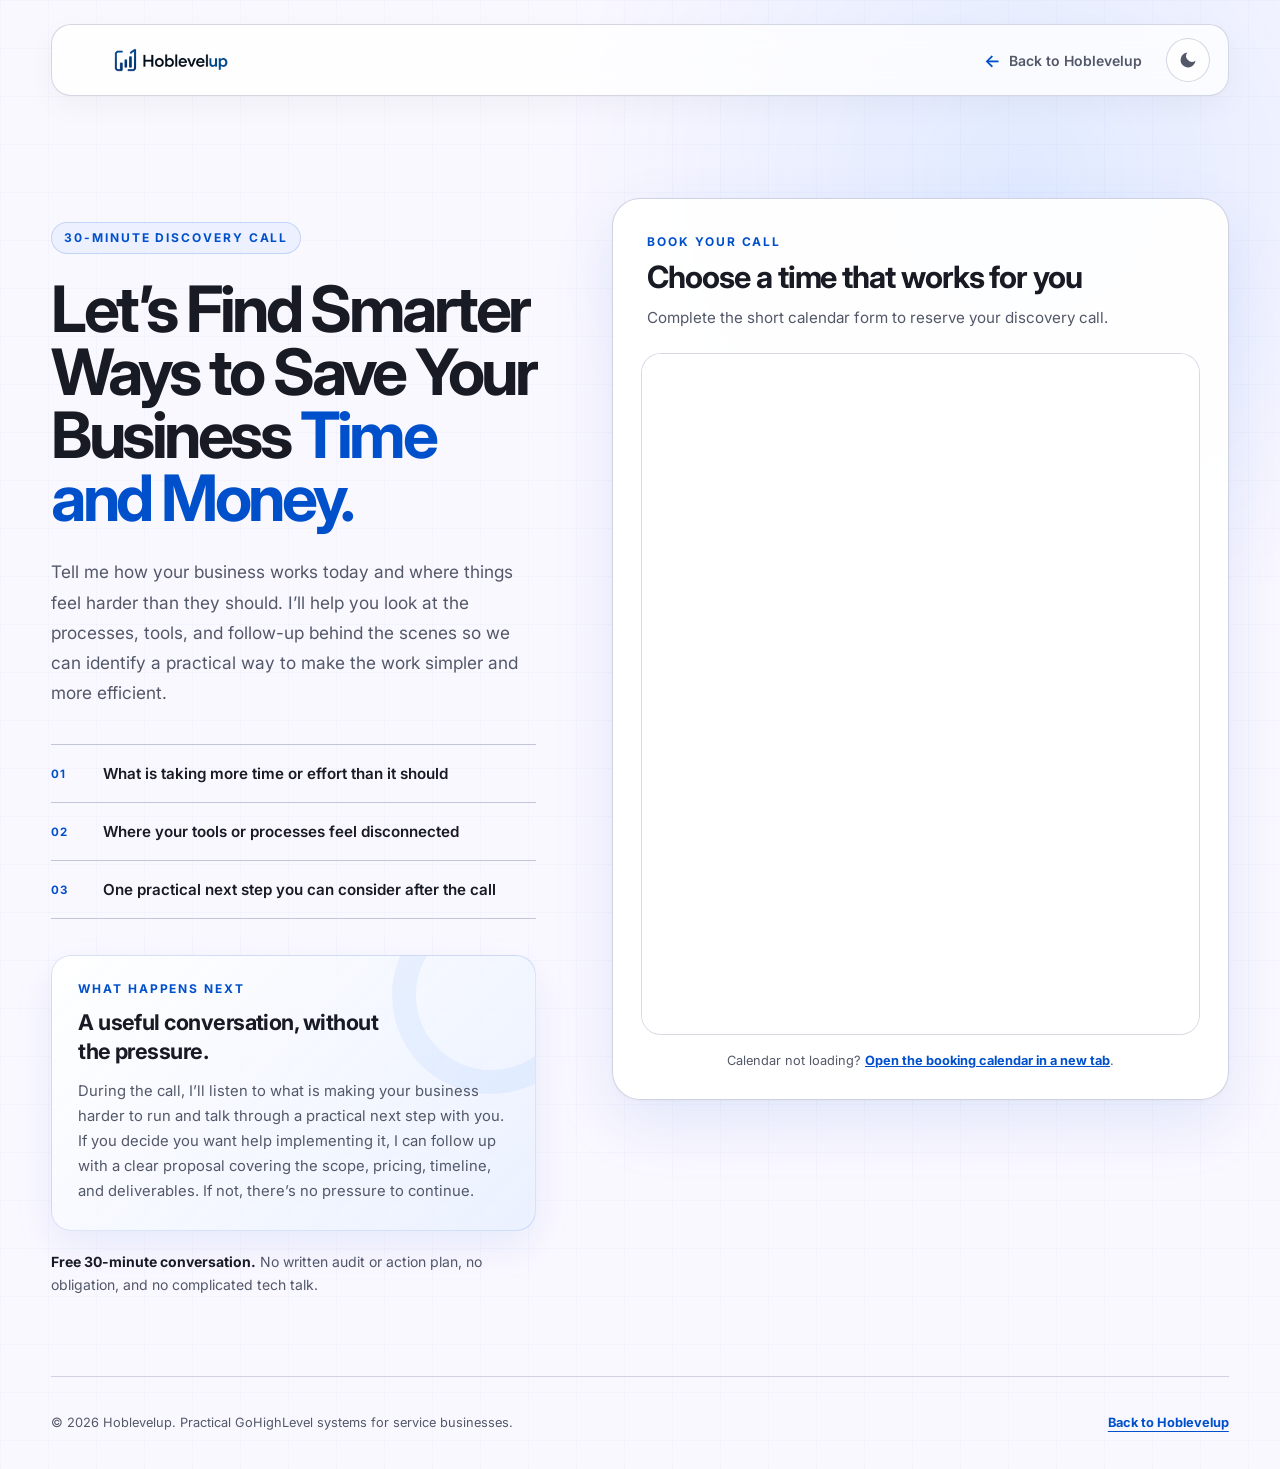
<file: booking/index.html>
<!DOCTYPE html>
<html lang="en">
<head>
<meta charset="utf-8">
<meta content="width=device-width, initial-scale=1.0" name="viewport">
<meta name="description" content="Book a free 30-minute Discovery Call with Hoblevelup to explore everyday business friction and discuss a practical next step.">
<title>Book a Discovery Call | Hoblevelup</title>
<script src="../assets/js/theme-init.js"></script>
<link rel="icon" type="image/png" href="../assets/images/hobi-favicon.png">
<link rel="apple-touch-icon" href="../assets/images/hobi-favicon.png">
<link rel="preconnect" href="https://fonts.googleapis.com">
<link rel="preconnect" href="https://fonts.gstatic.com" crossorigin>
<link href="https://fonts.googleapis.com/css2?family=Inter:wght@400;500;600;700&amp;display=swap" rel="stylesheet">
<link rel="stylesheet" href="styles.css">
<script src="theme.js" defer></script>
</head>
<body>
<a class="skip-link" href="#booking-content">Skip to booking</a>
<div class="site-shell">
<header class="site-header">
<a class="brand-link" href="../" aria-label="Hoblevelup home">
<img src="../assets/images/hoblevelup-logo.png" alt="Hoblevelup">
</a>
<div class="header-actions">
<a class="back-link" href="../">
<span class="back-arrow" aria-hidden="true">&larr;</span>
<span class="back-label">Back to Hoblevelup</span>
</a>
<button class="theme-toggle" type="button" aria-label="Switch to dark mode" title="Switch to dark mode" data-theme-toggle>
<svg class="theme-icon theme-icon--moon" viewBox="0 0 24 24" aria-hidden="true">
<path d="M21 12.79A9 9 0 1 1 11.21 3 7 7 0 0 0 21 12.79Z"></path>
</svg>
<svg class="theme-icon theme-icon--sun" viewBox="0 0 24 24" aria-hidden="true">
<circle cx="12" cy="12" r="3.5"></circle>
<path d="M12 2.5V5M12 19v2.5M4.25 4.25 6 6M18 18l1.75 1.75M2.5 12H5M19 12h2.5M4.25 19.75 6 18M18 6l1.75-1.75"></path>
</svg>
</button>
</div>
</header>

<main id="booking-content">
<section class="booking-layout" aria-labelledby="booking-title">
<div class="booking-copy">
<p class="eyebrow">30-Minute Discovery Call</p>
<h1 id="booking-title">Let&rsquo;s Find Smarter Ways to Save Your Business <span>Time and Money.</span></h1>
<p class="intro">
Tell me how your business works today and where things feel harder than they should. I&rsquo;ll help you look at the processes, tools, and follow-up behind the scenes so we can identify a practical way to make the work simpler and more efficient.
</p>

<ul class="call-points" aria-label="What we will discuss">
<li><span aria-hidden="true">01</span>What is taking more time or effort than it should</li>
<li><span aria-hidden="true">02</span>Where your tools or processes feel disconnected</li>
<li><span aria-hidden="true">03</span>One practical next step you can consider after the call</li>
</ul>

<aside class="next-step-card" aria-labelledby="next-step-title">
<p class="card-label">What happens next</p>
<h2 id="next-step-title">A useful conversation, without the pressure.</h2>
<p>
During the call, I&rsquo;ll listen to what is making your business harder to run and talk through a practical next step with you. If you decide you want help implementing it, I can follow up with a clear proposal covering the scope, pricing, timeline, and deliverables. If not, there&rsquo;s no pressure to continue.
</p>
</aside>

<p class="reassurance"><strong>Free 30-minute conversation.</strong> No written audit or action plan, no obligation, and no complicated tech talk.</p>
</div>

<section class="calendar-card" aria-labelledby="calendar-title">
<div class="calendar-heading">
<p class="calendar-kicker">Book your call</p>
<h2 id="calendar-title">Choose a time that works for you</h2>
<p>Complete the short calendar form to reserve your discovery call.</p>
</div>
<div class="calendar-frame">
<iframe src="https://links.hoblevelup.work/widget/booking/slX8fzBKx0dTqBkgJSnM" style="width: 100%;border:none;overflow: hidden;" scrolling="no" id="slX8fzBKx0dTqBkgJSnM_1785062802975" title="Book a Hoblevelup discovery call"></iframe><br><script src="https://links.hoblevelup.work/js/form_embed.js" type="text/javascript"></script>
</div>
<p class="calendar-fallback">
Calendar not loading?
<a href="https://links.hoblevelup.work/widget/booking/slX8fzBKx0dTqBkgJSnM" target="_blank" rel="noopener noreferrer">Open the booking calendar in a new tab</a>.
</p>
<noscript>
<p class="calendar-fallback calendar-fallback--noscript">
JavaScript is required for the embedded calendar.
<a href="https://links.hoblevelup.work/widget/booking/slX8fzBKx0dTqBkgJSnM" target="_blank" rel="noopener noreferrer">Open the booking calendar directly</a>.
</p>
</noscript>
</section>
</section>
</main>

<footer class="site-footer">
<p>&copy; 2026 Hoblevelup. Practical GoHighLevel systems for service businesses.</p>
<a href="../">Back to Hoblevelup</a>
</footer>
</div>
</body>
</html>
</file>
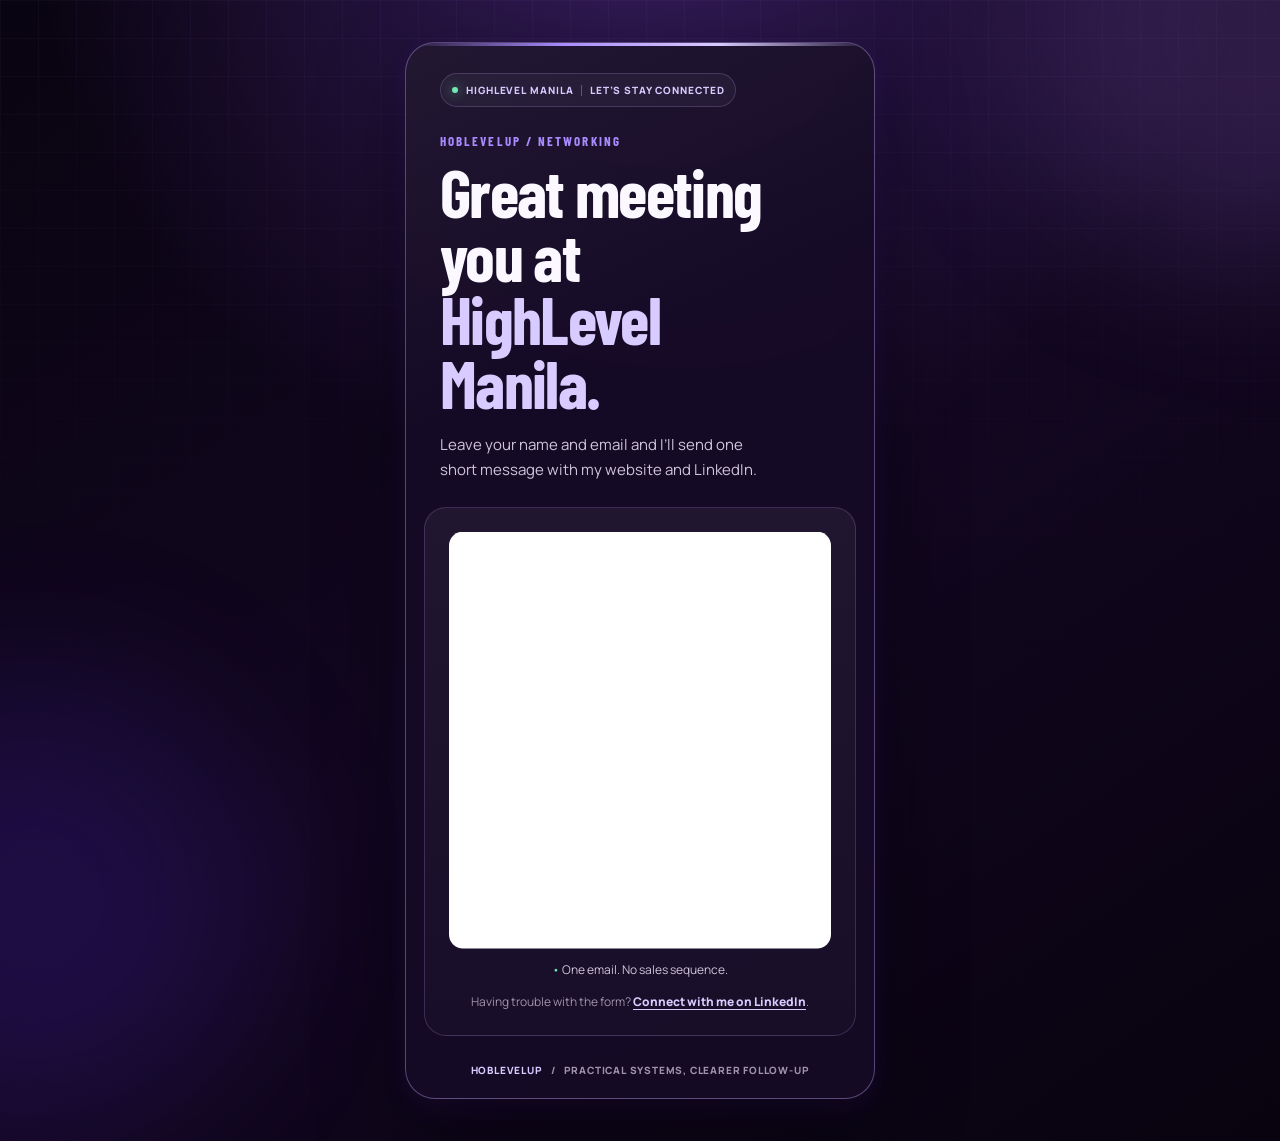
<file: connect/index.html>
<!doctype html>
<html lang="en">
<head>
  <meta charset="utf-8">
  <meta name="viewport" content="width=device-width, initial-scale=1">
  <meta name="theme-color" content="#120821">
  <meta name="robots" content="noindex,follow">
  <meta name="description" content="A simple way to stay connected with Job De Chavez after HighLevel Manila.">
  <title>Let's Stay Connected | Job De Chavez</title>
  <link rel="stylesheet" href="assets/styles.css">
</head>
<body>
  <a class="skip-link" href="#main-content">Skip to form</a>

  <div class="page-shell page-shell--form">
    <div class="ambient ambient--one" aria-hidden="true"></div>
    <div class="ambient ambient--two" aria-hidden="true"></div>

    <main class="event-card" id="main-content">
      <header class="form-intro">
        <div class="event-label">
          <span class="event-label__dot" aria-hidden="true"></span>
          <span>HighLevel Manila</span>
          <span class="event-label__divider" aria-hidden="true"></span>
          <span>Let&rsquo;s stay connected</span>
        </div>

        <p class="brand-kicker">HOBLEVELUP / NETWORKING</p>
        <h1>Great meeting you at <span>HighLevel Manila.</span></h1>
        <p class="intro-copy">Leave your name and email and I&rsquo;ll send one short message with my website and LinkedIn.</p>
      </header>

      <section class="form-panel" aria-labelledby="form-heading">
        <h2 class="sr-only" id="form-heading">Share your contact details</h2>

        <div class="ghl-form-slot">
          <iframe
            src="https://links.hoblevelup.work/widget/form/eDs0hVc8N0YyCF3pyfwj"
            style="width:100%;height:100%;border:none;border-radius:8px"
            id="inline-eDs0hVc8N0YyCF3pyfwj"
            data-layout="{'id':'INLINE'}"
            data-trigger-type="alwaysShow"
            data-trigger-value=""
            data-activation-type="alwaysActivated"
            data-activation-value=""
            data-deactivation-type="neverDeactivate"
            data-deactivation-value=""
            data-form-name="Networking — HighLevel Manila 2026"
            data-height="441"
            data-layout-iframe-id="inline-eDs0hVc8N0YyCF3pyfwj"
            data-form-id="eDs0hVc8N0YyCF3pyfwj"
            title="Networking — HighLevel Manila 2026"
          ></iframe>
        </div>

        <p class="form-reassurance"><span aria-hidden="true">&bull;</span> One email. No sales sequence.</p>

        <p class="form-fallback">Having trouble with the form? <a href="https://www.linkedin.com/in/jobdchavez-dev/" target="_blank" rel="noopener noreferrer">Connect with me on LinkedIn</a>.</p>
      </section>

      <footer class="card-footer">
        <span>Hoblevelup</span>
        <span aria-hidden="true">/</span>
        <span>Practical systems, clearer follow-up</span>
      </footer>
    </main>
  </div>

  <script src="https://links.hoblevelup.work/js/form_embed.js"></script>
</body>
</html>
</file>
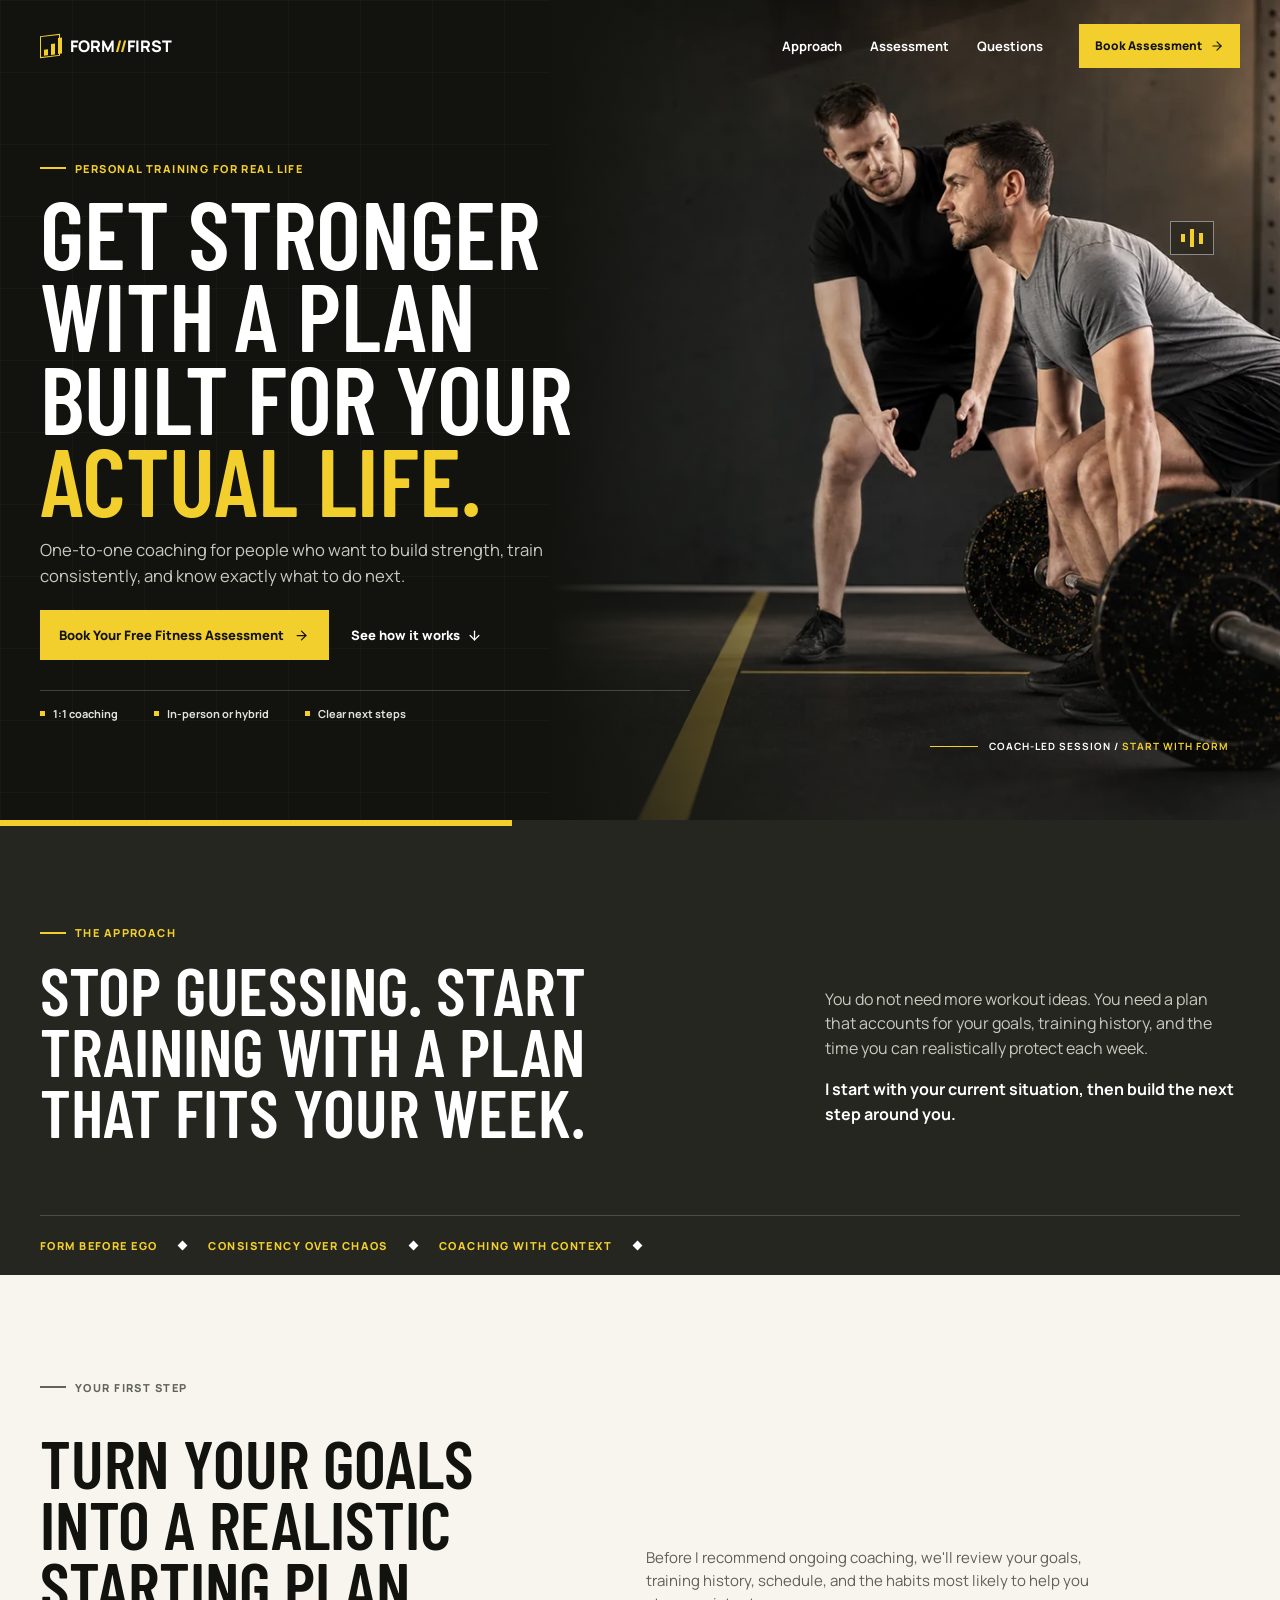
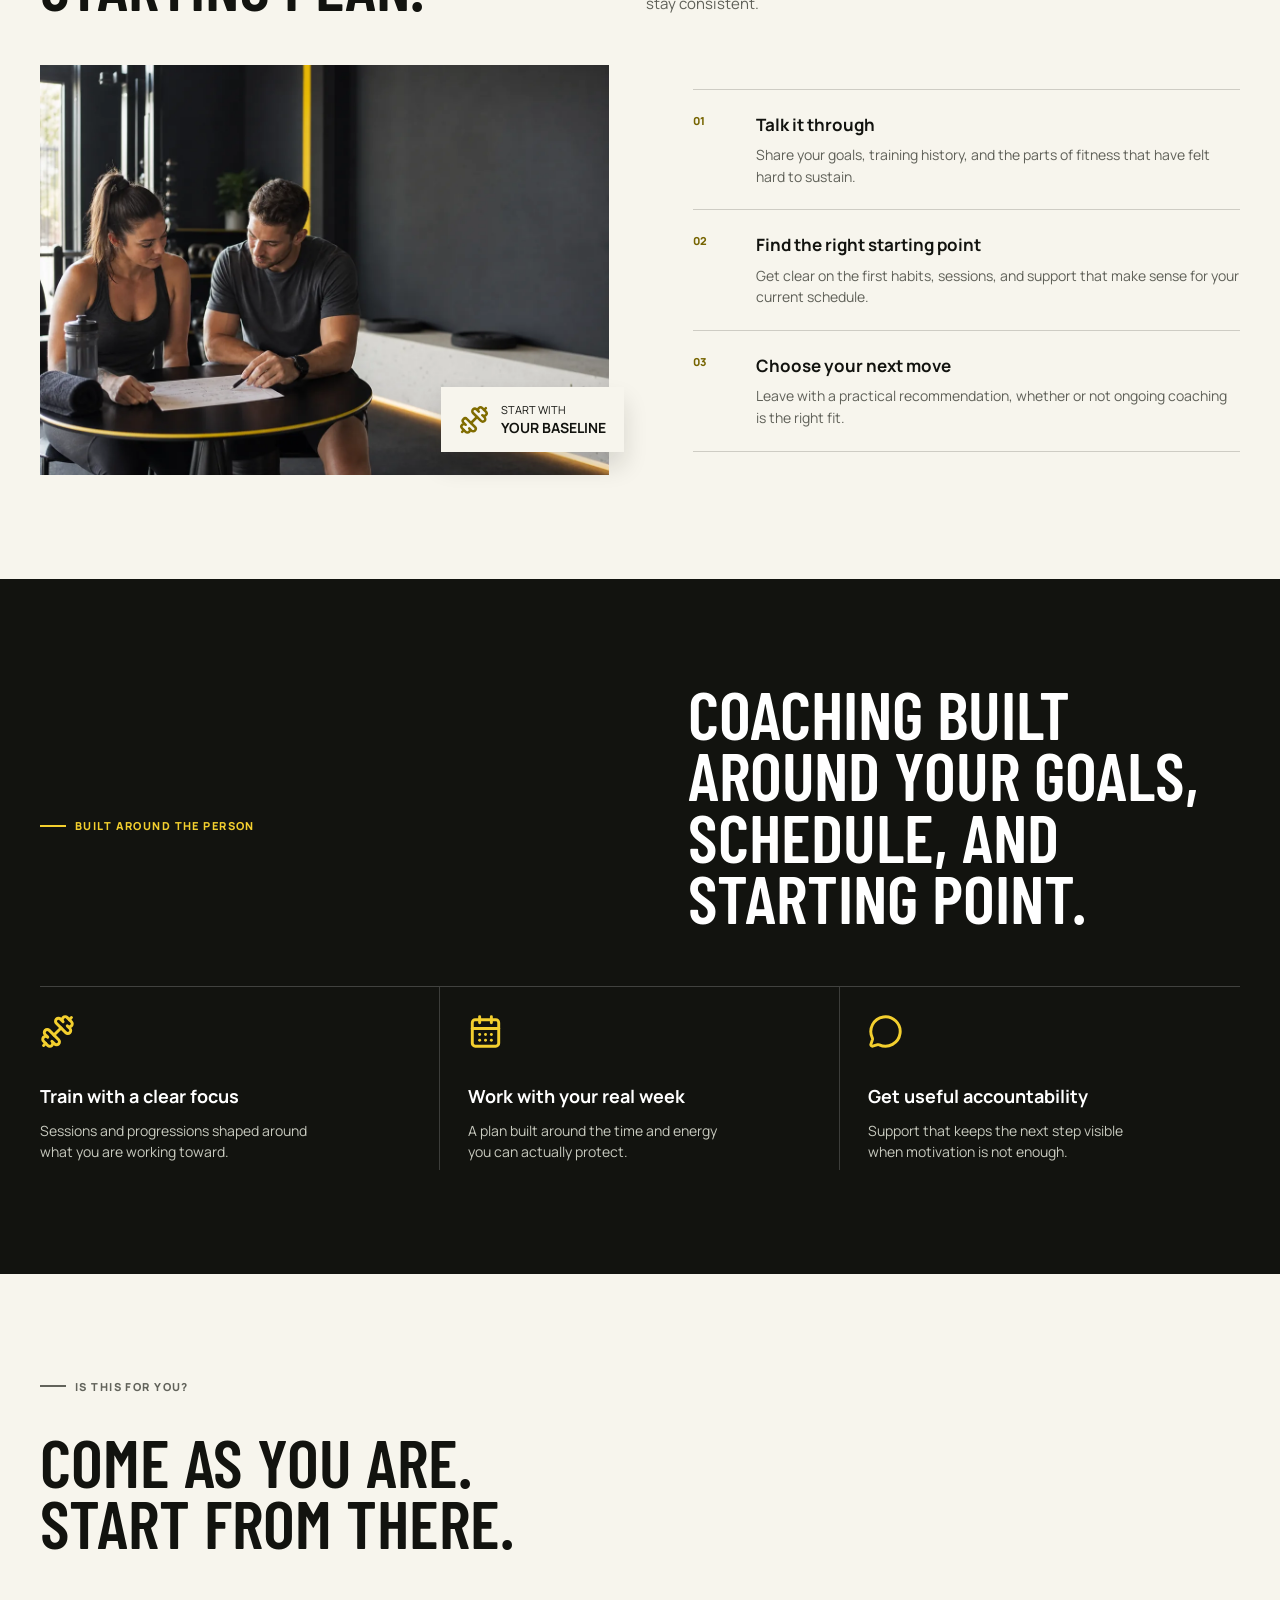
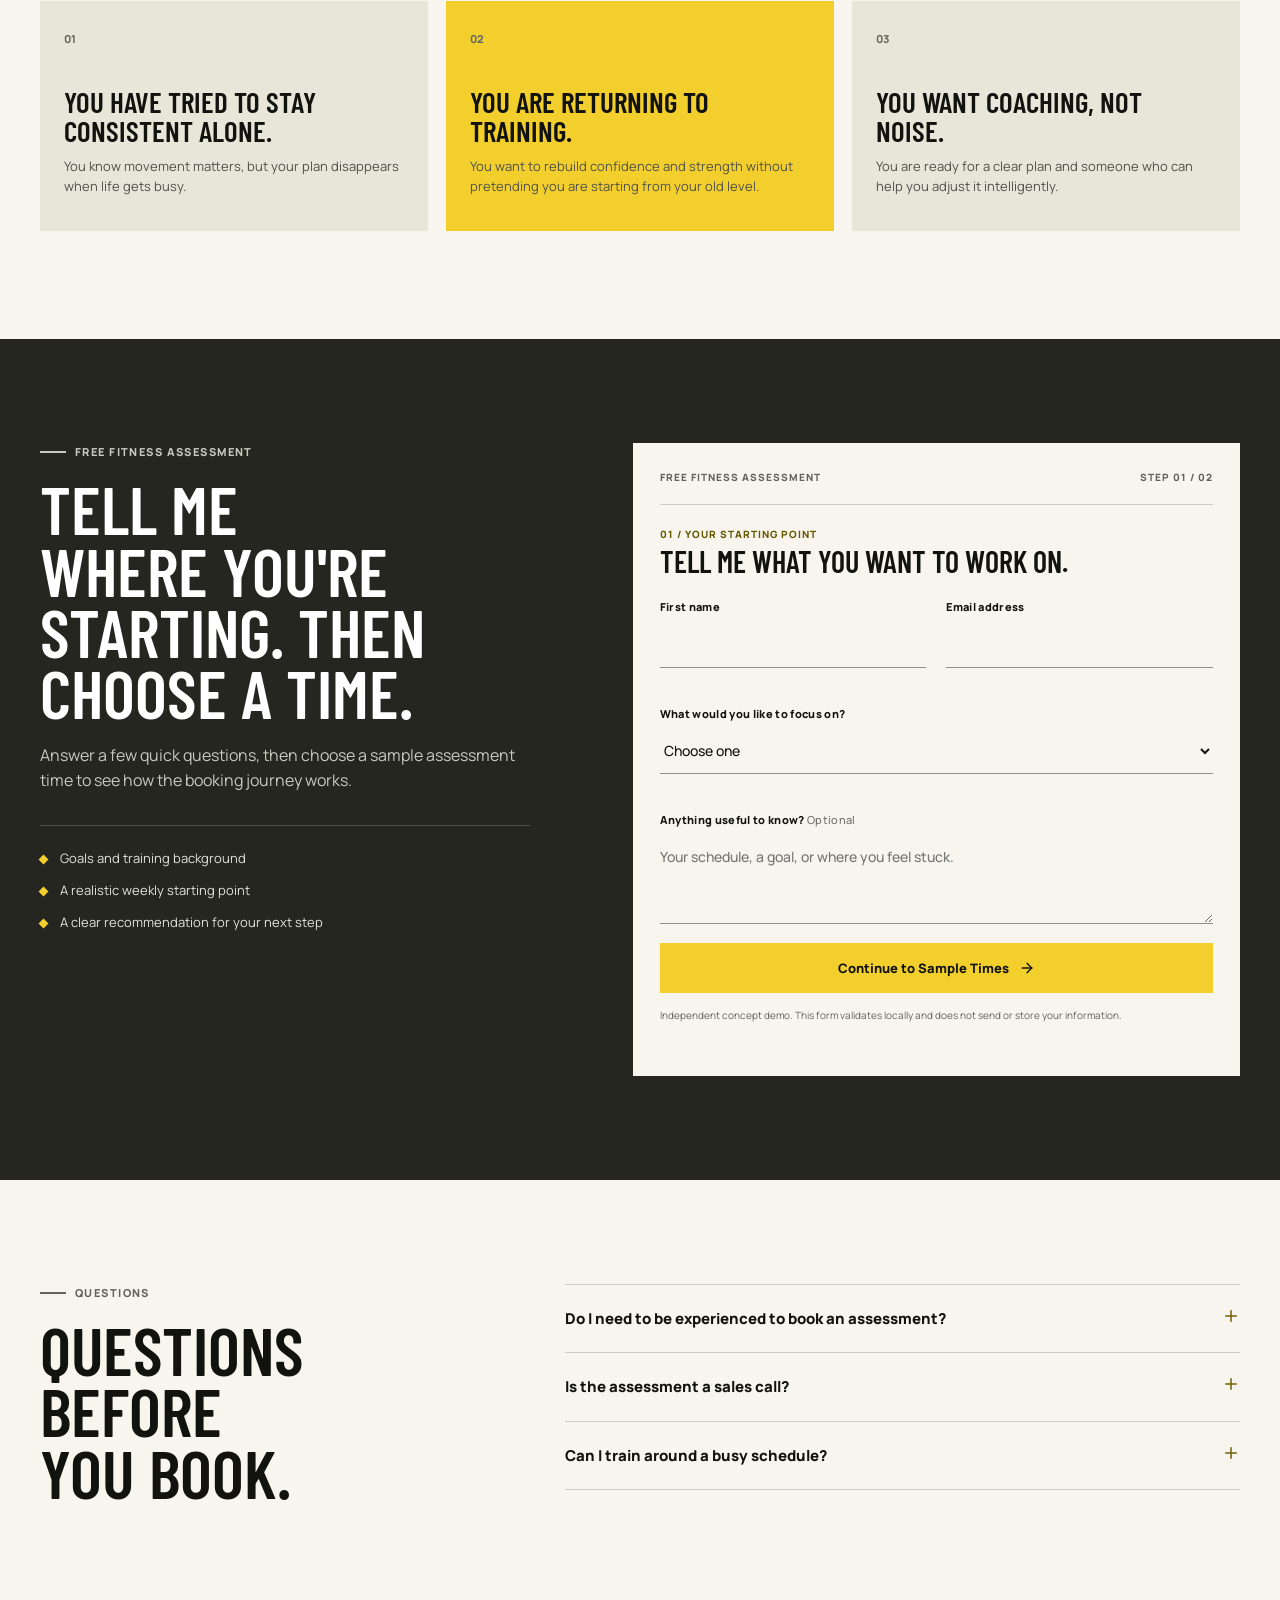
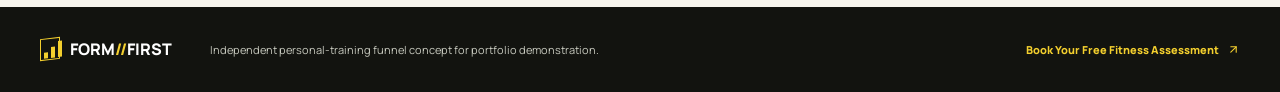
<file: gym-coach/index.html>
<!doctype html>
<html lang="en">
<head>
  <meta charset="utf-8">
  <meta name="viewport" content="width=device-width, initial-scale=1">
  <meta name="description" content="Form First is an independent personal training funnel concept built around a free fitness assessment.">
  <title>Form First | Personal Training</title>
  <link rel="stylesheet" href="styles.css?v=8">
</head>
<body>
  <a class="skip-link" href="#main-content">Skip to content</a>

  <header class="site-header" data-header>
    <a class="brand" href="#top" aria-label="Form First home">
      <span class="brand-mark" aria-hidden="true"><i></i><i></i><i></i></span>
      <span>FORM<span>//</span>FIRST</span>
    </a>
    <nav class="desktop-nav" aria-label="Primary navigation">
      <a href="#approach">Approach</a>
      <a href="#assessment">Assessment</a>
      <a href="#faq">Questions</a>
    </nav>
    <a class="header-cta" href="#book">Book Assessment <span class="icon icon-arrow-right" aria-hidden="true"></span></a>
    <button class="menu-toggle" type="button" aria-expanded="false" aria-controls="mobile-menu" data-menu-toggle>
      <span class="icon icon-menu" aria-hidden="true" data-menu-icon></span>
      <span class="sr-only">Open navigation</span>
    </button>
    <nav class="mobile-nav" id="mobile-menu" aria-label="Mobile navigation" aria-hidden="true" data-mobile-menu>
      <a href="#approach">Approach</a>
      <a href="#assessment">Assessment</a>
      <a href="#faq">Questions</a>
      <a href="#book">Book Your Free Assessment</a>
    </nav>
  </header>

  <main id="main-content">
    <section class="hero" id="top">
      <div class="hero-grid" aria-hidden="true"></div>
      <div class="hero-copy" data-reveal>
        <p class="eyebrow"><span></span> Personal training for real life</p>
        <h1>Get stronger with a plan built for your <em>actual life.</em></h1>
        <p class="hero-intro">One-to-one coaching for people who want to build strength, train consistently, and know exactly what to do next.</p>
        <div class="hero-actions">
          <a class="button button-primary" href="#book">Book Your Free Fitness Assessment <span class="icon icon-arrow-right" aria-hidden="true"></span></a>
          <a class="text-link" href="#approach">See how it works <span class="icon icon-arrow-down" aria-hidden="true"></span></a>
        </div>
        <div class="hero-proof" aria-label="Coaching highlights">
          <span>1:1 coaching</span><span>In-person or hybrid</span><span>Clear next steps</span>
        </div>
      </div>
      <div class="hero-media" data-reveal>
        <picture>
          <source media="(max-width: 900px)" srcset="assets/images/coach-led-deadlift-960.webp">
          <img src="assets/images/coach-led-deadlift-1600.webp" width="1600" height="900" alt="A personal trainer coaching a client through a deadlift in a training studio" fetchpriority="high" decoding="async">
        </picture>
        <div class="hero-media-caption"><span class="caption-line"></span><span>Coach-led session / <strong>Start with form</strong></span></div>
        <div class="hero-signal" aria-hidden="true"><span></span><span></span><span></span></div>
      </div>
    </section>

    <section class="statement section-dark" id="approach">
      <div class="statement-lead" data-reveal>
        <p class="eyebrow"><span></span> The approach</p>
        <h2>Stop Guessing. Start Training With a Plan That Fits Your Week.</h2>
      </div>
      <div class="statement-copy" data-reveal>
        <p>You do not need more workout ideas. You need a plan that accounts for your goals, training history, and the time you can realistically protect each week.</p>
        <p>I start with your current situation, then build the next step around you.</p>
      </div>
      <div class="statement-ticker" aria-label="Training principles">
        <span>FORM BEFORE EGO</span><i></i><span>CONSISTENCY OVER CHAOS</span><i></i><span>COACHING WITH CONTEXT</span><i></i>
      </div>
    </section>

    <section class="assessment-section" id="assessment">
      <div class="section-heading" data-reveal>
        <p class="eyebrow eyebrow-dark"><span></span> Your first step</p>
        <h2>Turn Your Goals Into a Realistic Starting Plan.</h2>
        <p>Before I recommend ongoing coaching, we'll review your goals, training history, schedule, and the habits most likely to help you stay consistent.</p>
      </div>
      <div class="assessment-layout">
        <div class="assessment-photo" data-reveal>
          <picture>
            <source media="(max-width: 900px)" srcset="assets/images/fitness-assessment-720.webp">
            <img src="assets/images/fitness-assessment-1200.webp" width="1200" height="900" alt="A trainer and client discussing a workout plan before a session" loading="lazy" decoding="async">
          </picture>
          <div class="assessment-stamp"><span class="icon icon-dumbbell" aria-hidden="true"></span><span>Start with<br><strong>your baseline</strong></span></div>
        </div>
        <ol class="assessment-list" data-reveal>
          <li><span>01</span><div><h3>Talk it through</h3><p>Share your goals, training history, and the parts of fitness that have felt hard to sustain.</p></div></li>
          <li><span>02</span><div><h3>Find the right starting point</h3><p>Get clear on the first habits, sessions, and support that make sense for your current schedule.</p></div></li>
          <li><span>03</span><div><h3>Choose your next move</h3><p>Leave with a practical recommendation, whether or not ongoing coaching is the right fit.</p></div></li>
        </ol>
      </div>
    </section>

    <section class="coaching-strip">
      <div class="coaching-strip-intro" data-reveal>
        <p class="eyebrow"><span></span> Built around the person</p>
        <h2>Coaching Built Around Your Goals, Schedule, and Starting Point.</h2>
      </div>
      <div class="coaching-cards" data-reveal>
        <article><span class="icon icon-dumbbell" aria-hidden="true"></span><h3>Train with a clear focus</h3><p>Sessions and progressions shaped around what you are working toward.</p></article>
        <article><span class="icon icon-calendar" aria-hidden="true"></span><h3>Work with your real week</h3><p>A plan built around the time and energy you can actually protect.</p></article>
        <article><span class="icon icon-message" aria-hidden="true"></span><h3>Get useful accountability</h3><p>Support that keeps the next step visible when motivation is not enough.</p></article>
      </div>
    </section>

    <section class="fit-section">
      <div class="fit-head" data-reveal>
        <p class="eyebrow eyebrow-dark"><span></span> Is this for you?</p>
        <h2>Come as you are. Start from there.</h2>
      </div>
      <div class="fit-grid" data-reveal>
        <article><span>01</span><h3>You have tried to stay consistent alone.</h3><p>You know movement matters, but your plan disappears when life gets busy.</p></article>
        <article><span>02</span><h3>You are returning to training.</h3><p>You want to rebuild confidence and strength without pretending you are starting from your old level.</p></article>
        <article><span>03</span><h3>You want coaching, not noise.</h3><p>You are ready for a clear plan and someone who can help you adjust it intelligently.</p></article>
      </div>
    </section>

    <section class="booking-section" id="book">
      <div class="booking-copy" data-reveal>
        <p class="eyebrow"><span></span> Free fitness assessment</p>
        <h2>Tell Me Where You're Starting. Then Choose a Time.</h2>
        <p>Answer a few quick questions, then choose a sample assessment time to see how the booking journey works.</p>
        <div class="booking-notes">
          <span><i></i> Goals and training background</span>
          <span><i></i> A realistic weekly starting point</span>
          <span><i></i> A clear recommendation for your next step</span>
        </div>
      </div>
      <form class="assessment-form" data-assessment-form novalidate data-reveal>
        <div class="form-kicker"><span>FREE FITNESS ASSESSMENT</span><span data-step-indicator>STEP 01 / 02</span></div>

        <section class="booking-step" data-booking-step="details" aria-labelledby="details-step-title">
          <div class="step-heading">
            <p class="step-number">01 / YOUR STARTING POINT</p>
            <h3 id="details-step-title">Tell me what you want to work on.</h3>
          </div>
          <div class="form-row">
            <label for="assessment-name">First name
              <input id="assessment-name" name="name" type="text" autocomplete="given-name" aria-describedby="name-error" required>
              <span class="field-error" id="name-error" data-error-for="name"></span>
            </label>
            <label for="assessment-email">Email address
              <input id="assessment-email" name="email" type="email" inputmode="email" autocomplete="email" spellcheck="false" aria-describedby="email-error" required>
              <span class="field-error" id="email-error" data-error-for="email"></span>
            </label>
          </div>
          <label for="assessment-goal">What would you like to focus on?
            <select id="assessment-goal" name="goal" aria-describedby="goal-error" required>
              <option value="">Choose one</option>
              <option>Building strength</option>
              <option>Training consistently</option>
              <option>Returning after time away</option>
              <option>Learning the fundamentals</option>
            </select>
            <span class="field-error" id="goal-error" data-error-for="goal"></span>
          </label>
          <label for="assessment-note">Anything useful to know? <span class="optional">Optional</span>
            <textarea id="assessment-note" name="note" rows="3" placeholder="Your schedule, a goal, or where you feel stuck."></textarea>
          </label>
          <button class="button button-primary" type="submit">Continue to Sample Times <span class="icon icon-arrow-right" aria-hidden="true"></span></button>
        </section>

        <section class="booking-step" data-booking-step="schedule" aria-labelledby="schedule-step-title" hidden>
          <div class="step-heading">
            <p class="step-number">02 / SAMPLE AVAILABILITY</p>
            <h3 id="schedule-step-title" tabindex="-1">Choose a sample assessment time.</h3>
            <p>These options demonstrate the booking experience. They are not live availability.</p>
          </div>
          <fieldset class="choice-group">
            <legend>Choose a weekday</legend>
            <div class="date-options" data-date-options></div>
          </fieldset>
          <fieldset class="choice-group">
            <legend>Choose a time</legend>
            <div class="time-options">
              <label><input type="radio" name="assessment-time" value="9:00 AM"><span>9:00 AM</span></label>
              <label><input type="radio" name="assessment-time" value="1:00 PM"><span>1:00 PM</span></label>
              <label><input type="radio" name="assessment-time" value="6:00 PM"><span>6:00 PM</span></label>
            </div>
          </fieldset>
          <p class="booking-error" data-booking-error aria-live="polite"></p>
          <div class="form-actions">
            <button class="button button-secondary" type="button" data-booking-back><span class="icon icon-arrow-left" aria-hidden="true"></span> Back</button>
            <button class="button button-primary" type="button" data-booking-confirm>Confirm Demo Booking <span class="icon icon-calendar-check" aria-hidden="true"></span></button>
          </div>
        </section>

        <section class="booking-success" data-booking-success aria-labelledby="success-title" hidden>
          <span class="success-icon icon icon-calendar-check" aria-hidden="true"></span>
          <p class="step-number">DEMO CONFIRMATION</p>
          <h3 id="success-title" tabindex="-1">Your sample time is set.</h3>
          <p data-booking-summary></p>
          <button class="button button-secondary" type="button" data-booking-reset><span class="icon icon-reset" aria-hidden="true"></span> Start Over</button>
        </section>

        <p class="form-disclosure">Independent concept demo. This form validates locally and does not send or store your information.</p>
        <p class="form-message" aria-live="polite" data-form-message></p>
      </form>
    </section>

    <section class="faq-section" id="faq">
      <div class="faq-intro" data-reveal>
        <p class="eyebrow eyebrow-dark"><span></span> Questions</p>
        <h2>Questions Before You Book.</h2>
      </div>
      <div class="faq-list" data-faq-list data-reveal>
        <details><summary>Do I need to be experienced to book an assessment?<span class="icon icon-plus" aria-hidden="true"></span></summary><p>No. I'll use the assessment to understand your starting point, including if structured training is completely new to you.</p></details>
        <details><summary>Is the assessment a sales call?<span class="icon icon-plus" aria-hidden="true"></span></summary><p>No pressure. It's a practical conversation about your goals and options. I'll only discuss ongoing coaching if it genuinely fits what you need.</p></details>
        <details><summary>Can I train around a busy schedule?<span class="icon icon-plus" aria-hidden="true"></span></summary><p>Yes. We'll use the assessment to identify a training rhythm that works with the time you can realistically protect.</p></details>
      </div>
    </section>
  </main>

  <footer>
    <a class="brand" href="#top" aria-label="Form First home"><span class="brand-mark" aria-hidden="true"><i></i><i></i><i></i></span><span>FORM<span>//</span>FIRST</span></a>
    <p>Independent personal-training funnel concept for portfolio demonstration.</p>
    <a href="#book">Book Your Free Fitness Assessment <span class="icon icon-arrow-up-right" aria-hidden="true"></span></a>
  </footer>
  <script src="script.js?v=2"></script>
</body>
</html>
</file>
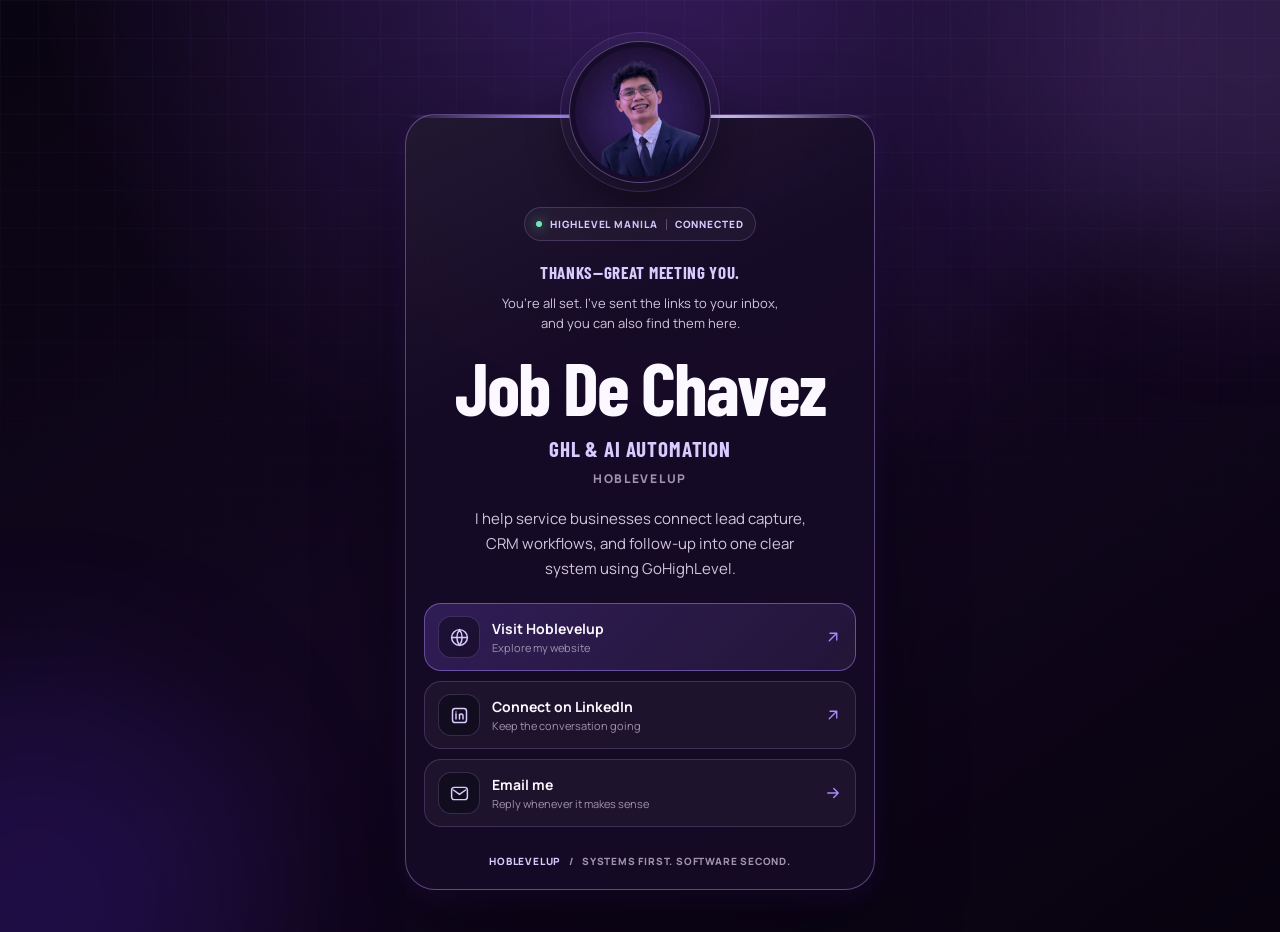
<file: connect/thanks/index.html>
<!doctype html>
<html lang="en">
<head>
  <meta charset="utf-8">
  <meta name="viewport" content="width=device-width, initial-scale=1">
  <meta name="theme-color" content="#120821">
  <meta name="robots" content="noindex,follow">
  <meta name="description" content="Connect with Job De Chavez and Hoblevelup.">
  <title>Thanks for Connecting | Job De Chavez</title>
  <link rel="stylesheet" href="../assets/styles.css">
</head>
<body>
  <a class="skip-link" href="#main-content">Skip to profile</a>

  <div class="page-shell page-shell--thanks">
    <div class="ambient ambient--one" aria-hidden="true"></div>
    <div class="ambient ambient--two" aria-hidden="true"></div>

    <main class="event-card profile-card" id="main-content">
      <div class="profile-portrait-wrap">
        <img class="profile-portrait" src="../assets/job-de-chavez.webp" width="768" height="768" alt="Job De Chavez smiling in a dark suit">
        <span class="portrait-ring" aria-hidden="true"></span>
      </div>

      <header class="profile-intro">
        <div class="event-label event-label--centered">
          <span class="event-label__dot" aria-hidden="true"></span>
          <span>HighLevel Manila</span>
          <span class="event-label__divider" aria-hidden="true"></span>
          <span>Connected</span>
        </div>

        <h1 class="thanks-title">Thanks&mdash;great meeting you.</h1>
        <p class="thanks-copy">You&rsquo;re all set. I&rsquo;ve sent the links to your inbox, and you can also find them here.</p>
        <h2 class="profile-name">Job De Chavez</h2>
        <p class="profile-role">GHL &amp; AI Automation</p>
        <p class="profile-brand">Hoblevelup</p>
        <p class="profile-copy">I help service businesses connect lead capture, CRM workflows, and follow-up into one clear system using GoHighLevel.</p>
      </header>

      <nav class="profile-links" aria-label="Connect with Job De Chavez">
        <a class="profile-link profile-link--primary" href="https://hoblevelup.work/" target="_blank" rel="noopener noreferrer">
          <span class="profile-link__icon" aria-hidden="true">
            <svg viewBox="0 0 24 24" width="21" height="21"><circle cx="12" cy="12" r="9" fill="none" stroke="currentColor" stroke-width="1.7"/><path d="M3 12h18M12 3a15 15 0 0 1 0 18M12 3a15 15 0 0 0 0 18" fill="none" stroke="currentColor" stroke-linecap="round" stroke-width="1.7"/></svg>
          </span>
          <span><strong>Visit Hoblevelup</strong><small>Explore my website</small></span>
          <svg class="profile-link__arrow" aria-hidden="true" viewBox="0 0 24 24" width="18" height="18"><path d="M7 17 17 7M8 7h9v9" fill="none" stroke="currentColor" stroke-linecap="round" stroke-linejoin="round" stroke-width="1.8"/></svg>
        </a>

        <a class="profile-link" href="https://www.linkedin.com/in/jobdchavez-dev/" target="_blank" rel="noopener noreferrer">
          <span class="profile-link__icon" aria-hidden="true">
            <svg viewBox="0 0 24 24" width="21" height="21"><rect x="4" y="4" width="16" height="16" rx="3" fill="none" stroke="currentColor" stroke-width="1.7"/><path d="M8 10v6M8 8v.01M12 16v-3.2c0-1.5.8-2.4 2.1-2.4 1.2 0 1.9.8 1.9 2.3V16M12 10.6V16" fill="none" stroke="currentColor" stroke-linecap="round" stroke-width="1.7"/></svg>
          </span>
          <span><strong>Connect on LinkedIn</strong><small>Keep the conversation going</small></span>
          <svg class="profile-link__arrow" aria-hidden="true" viewBox="0 0 24 24" width="18" height="18"><path d="M7 17 17 7M8 7h9v9" fill="none" stroke="currentColor" stroke-linecap="round" stroke-linejoin="round" stroke-width="1.8"/></svg>
        </a>

        <a class="profile-link" href="mailto:jsdcupwork@gmail.com">
          <span class="profile-link__icon" aria-hidden="true">
            <svg viewBox="0 0 24 24" width="21" height="21"><rect x="3" y="5" width="18" height="14" rx="3" fill="none" stroke="currentColor" stroke-width="1.7"/><path d="m5 8 7 5 7-5" fill="none" stroke="currentColor" stroke-linecap="round" stroke-linejoin="round" stroke-width="1.7"/></svg>
          </span>
          <span><strong>Email me</strong><small>Reply whenever it makes sense</small></span>
          <svg class="profile-link__arrow" aria-hidden="true" viewBox="0 0 24 24" width="18" height="18"><path d="M5 12h14M13 6l6 6-6 6" fill="none" stroke="currentColor" stroke-linecap="round" stroke-linejoin="round" stroke-width="1.8"/></svg>
        </a>
      </nav>

      <footer class="card-footer card-footer--centered">
        <span>Hoblevelup</span>
        <span aria-hidden="true">/</span>
        <span>Systems first. Software second.</span>
      </footer>
    </main>
  </div>
</body>
</html>
</file>
<file: booking/styles.css>
:root {
  color-scheme: light;
  --background: #faf8ff;
  --surface: #ffffff;
  --surface-low: #f2f3ff;
  --surface-high: #e6e7f4;
  --text: #191b24;
  --text-muted: #535869;
  --primary: #0050cb;
  --primary-bright: #0066ff;
  --primary-soft: #e8efff;
  --outline: #c2c6d8;
  --shadow: 0 1px 3px rgba(25, 27, 36, 0.03), 0 24px 64px rgba(0, 80, 203, 0.1);
}

html.dark {
  color-scheme: dark;
  --background: #0c1220;
  --surface: #151f30;
  --surface-low: #1b2940;
  --surface-high: #243249;
  --text: #f4f7ff;
  --text-muted: #b8c2d3;
  --primary: #78a9ff;
  --primary-bright: #9cbcff;
  --primary-soft: #1a3766;
  --outline: #52627a;
  --shadow: 0 1px 3px rgba(0, 0, 0, 0.2), 0 28px 72px rgba(0, 0, 0, 0.38);
}

* {
  box-sizing: border-box;
}

html {
  background: var(--background);
  scroll-behavior: smooth;
}

body {
  min-width: 320px;
  margin: 0;
  color: var(--text);
  background:
    radial-gradient(circle at 80% 12%, rgba(0, 102, 255, 0.1), transparent 30rem),
    linear-gradient(rgba(0, 80, 203, 0.025) 1px, transparent 1px),
    linear-gradient(90deg, rgba(0, 80, 203, 0.025) 1px, transparent 1px),
    var(--background);
  background-size: auto, 48px 48px, 48px 48px, auto;
  font-family: Inter, ui-sans-serif, system-ui, -apple-system, BlinkMacSystemFont, "Segoe UI", sans-serif;
  -webkit-font-smoothing: antialiased;
  transition: color 180ms ease, background-color 180ms ease;
}

html.dark body {
  background:
    radial-gradient(circle at 80% 12%, rgba(120, 169, 255, 0.16), transparent 30rem),
    linear-gradient(rgba(120, 169, 255, 0.035) 1px, transparent 1px),
    linear-gradient(90deg, rgba(120, 169, 255, 0.035) 1px, transparent 1px),
    var(--background);
  background-size: auto, 48px 48px, 48px 48px, auto;
}

a {
  color: inherit;
}

a:focus-visible {
  outline: 3px solid var(--primary-bright);
  outline-offset: 4px;
}

.skip-link {
  position: fixed;
  z-index: 20;
  top: 12px;
  left: 12px;
  padding: 10px 16px;
  border-radius: 999px;
  color: #ffffff;
  background: var(--primary);
  font-size: 0.875rem;
  font-weight: 700;
  transform: translateY(-180%);
}

.skip-link:focus {
  transform: translateY(0);
}

.site-shell {
  width: min(100%, 1440px);
  min-height: 100svh;
  margin: 0 auto;
  padding: 24px clamp(20px, 4vw, 56px) 0;
}

.site-header {
  display: flex;
  align-items: center;
  justify-content: space-between;
  gap: 24px;
  min-height: 72px;
  padding: 12px 18px;
  border: 1px solid rgba(194, 198, 216, 0.7);
  border-radius: 20px;
  background: rgba(255, 255, 255, 0.78);
  box-shadow: 0 10px 30px rgba(25, 27, 36, 0.04);
  backdrop-filter: blur(14px);
}

.brand-link {
  display: inline-flex;
  align-items: center;
}

.brand-link img {
  display: block;
  width: auto;
  height: 44px;
}

.header-actions {
  display: flex;
  align-items: center;
  gap: 8px;
}

.back-link {
  display: inline-flex;
  align-items: center;
  gap: 8px;
  min-height: 44px;
  padding: 0 16px;
  border-radius: 999px;
  color: var(--text-muted);
  font-size: 0.875rem;
  font-weight: 600;
  text-decoration: none;
  transition: color 160ms ease, background-color 160ms ease;
}

.back-arrow {
  color: var(--primary);
  font-size: 1.1rem;
}

.back-link:hover {
  color: var(--primary);
  background: var(--primary-soft);
}

.theme-toggle {
  display: inline-grid;
  width: 44px;
  height: 44px;
  flex: 0 0 44px;
  place-items: center;
  padding: 0;
  border: 1px solid rgba(194, 198, 216, 0.7);
  border-radius: 50%;
  color: var(--text-muted);
  background: rgba(255, 255, 255, 0.68);
  cursor: pointer;
  transition: color 160ms ease, background-color 160ms ease, border-color 160ms ease, transform 160ms ease;
}

.theme-toggle:hover {
  color: var(--primary);
  border-color: var(--primary);
  background: var(--primary-soft);
  transform: translateY(-1px);
}

.theme-toggle:focus-visible {
  outline: 3px solid var(--primary-bright);
  outline-offset: 3px;
}

.theme-icon {
  grid-area: 1 / 1;
  width: 20px;
  height: 20px;
  fill: none;
  stroke: currentColor;
  stroke-linecap: round;
  stroke-linejoin: round;
  stroke-width: 1.7;
}

.theme-icon--sun {
  display: none;
}

.theme-icon--moon {
  fill: currentColor;
  stroke: none;
}

html.dark .theme-icon--moon {
  display: none;
}

html.dark .theme-icon--sun {
  display: block;
}

.booking-layout {
  display: grid;
  grid-template-columns: minmax(0, 0.88fr) minmax(480px, 1.12fr);
  align-items: start;
  gap: clamp(48px, 6vw, 88px);
  padding: clamp(64px, 8vw, 112px) 0 80px;
}

.booking-copy {
  max-width: 600px;
  padding-top: 24px;
}

.eyebrow,
.calendar-kicker,
.card-label {
  margin: 0;
  color: var(--primary);
  font-size: 0.75rem;
  font-weight: 700;
  letter-spacing: 0.16em;
  line-height: 1.5;
  text-transform: uppercase;
}

.eyebrow {
  display: inline-flex;
  align-items: center;
  min-height: 32px;
  padding: 4px 12px;
  border: 1px solid rgba(0, 80, 203, 0.18);
  border-radius: 999px;
  background: rgba(232, 239, 255, 0.74);
}

h1,
h2,
p {
  text-wrap: pretty;
}

h1 {
  max-width: 12ch;
  margin: 24px 0 0;
  font-size: clamp(2.75rem, 5vw, 4.5rem);
  font-weight: 700;
  letter-spacing: -0.055em;
  line-height: 0.98;
}

h1 span {
  color: var(--primary);
}

.intro {
  max-width: 58ch;
  margin: 28px 0 0;
  color: var(--text-muted);
  font-size: 1.08rem;
  line-height: 1.75;
}

.call-points {
  display: grid;
  gap: 0;
  margin: 36px 0 0;
  padding: 0;
  border-top: 1px solid var(--outline);
  list-style: none;
}

.call-points li {
  display: grid;
  grid-template-columns: 40px 1fr;
  align-items: center;
  gap: 12px;
  min-height: 58px;
  border-bottom: 1px solid var(--outline);
  font-size: 0.95rem;
  font-weight: 600;
  line-height: 1.45;
}

.call-points span {
  color: var(--primary);
  font-size: 0.72rem;
  font-weight: 700;
  letter-spacing: 0.08em;
}

.next-step-card {
  position: relative;
  margin-top: 36px;
  padding: 24px 26px 26px;
  overflow: hidden;
  border: 1px solid rgba(0, 80, 203, 0.14);
  border-radius: 20px;
  background: linear-gradient(135deg, rgba(255, 255, 255, 0.94), rgba(232, 239, 255, 0.88));
  box-shadow: 0 16px 40px rgba(0, 80, 203, 0.08);
}

.next-step-card::after {
  position: absolute;
  top: -60px;
  right: -55px;
  width: 150px;
  height: 150px;
  border: 24px solid rgba(0, 102, 255, 0.06);
  border-radius: 50%;
  content: "";
}

.next-step-card h2 {
  position: relative;
  z-index: 1;
  max-width: 22ch;
  margin: 10px 0 0;
  font-size: 1.35rem;
  letter-spacing: -0.025em;
  line-height: 1.3;
}

.next-step-card > p:last-child {
  position: relative;
  z-index: 1;
  margin: 14px 0 0;
  color: var(--text-muted);
  font-size: 0.925rem;
  line-height: 1.7;
}

.reassurance {
  margin: 20px 0 0;
  color: var(--text-muted);
  font-size: 0.875rem;
  line-height: 1.6;
}

.reassurance strong {
  color: var(--text);
}

.calendar-card {
  padding: clamp(18px, 2.5vw, 28px);
  border: 1px solid rgba(194, 198, 216, 0.78);
  border-radius: 28px;
  background: rgba(255, 255, 255, 0.92);
  box-shadow: var(--shadow);
}

.calendar-heading {
  padding: 6px 6px 22px;
}

.calendar-heading h2 {
  margin: 8px 0 0;
  font-size: clamp(1.55rem, 2.4vw, 2.1rem);
  letter-spacing: -0.035em;
  line-height: 1.2;
}

.calendar-heading > p:last-child {
  margin: 10px 0 0;
  color: var(--text-muted);
  font-size: 0.95rem;
  line-height: 1.6;
}

.calendar-frame {
  min-height: 680px;
  overflow: hidden;
  border: 1px solid rgba(194, 198, 216, 0.65);
  border-radius: 20px;
  background: #ffffff;
}

.calendar-frame iframe {
  display: block;
  min-height: 680px;
  color-scheme: light;
  background: #ffffff;
}

.calendar-frame br {
  display: none;
}

.calendar-fallback {
  margin: 16px 6px 0;
  color: var(--text-muted);
  font-size: 0.8rem;
  line-height: 1.6;
  text-align: center;
}

.calendar-fallback a {
  color: var(--primary);
  font-weight: 700;
}

.calendar-fallback--noscript {
  padding: 12px;
  border-radius: 12px;
  background: var(--primary-soft);
}

.site-footer {
  display: flex;
  align-items: center;
  justify-content: space-between;
  gap: 24px;
  min-height: 92px;
  padding: 24px 0;
  border-top: 1px solid rgba(194, 198, 216, 0.75);
  color: var(--text-muted);
  font-size: 0.8rem;
  line-height: 1.5;
}

.site-footer p {
  margin: 0;
}

.site-footer a {
  min-height: 44px;
  padding: 12px 0;
  color: var(--primary);
  font-weight: 700;
  text-decoration-thickness: 1px;
  text-underline-offset: 4px;
}

html.dark .site-header {
  border-color: rgba(130, 144, 166, 0.3);
  background: rgba(21, 31, 48, 0.84);
  box-shadow: 0 16px 42px rgba(0, 0, 0, 0.2);
}

html.dark .brand-link img {
  filter: brightness(0) invert(1) brightness(1.18) saturate(0.55) drop-shadow(0 0 12px rgba(120, 169, 255, 0.12));
}

html.dark .theme-toggle {
  border-color: rgba(130, 144, 166, 0.38);
  color: var(--primary);
  background: rgba(36, 50, 73, 0.78);
}

html.dark .eyebrow {
  border-color: rgba(120, 169, 255, 0.28);
  background: rgba(26, 55, 102, 0.72);
}

html.dark .next-step-card {
  border-color: rgba(120, 169, 255, 0.22);
  background: linear-gradient(135deg, rgba(21, 31, 48, 0.96), rgba(26, 55, 102, 0.62));
  box-shadow: 0 22px 52px rgba(0, 0, 0, 0.26);
}

html.dark .next-step-card::after {
  border-color: rgba(120, 169, 255, 0.09);
}

html.dark .calendar-card {
  border-color: rgba(130, 144, 166, 0.34);
  background: rgba(21, 31, 48, 0.94);
}

html.dark .calendar-frame {
  border-color: rgba(130, 144, 166, 0.42);
  box-shadow: 0 0 0 1px rgba(255, 255, 255, 0.04);
}

html.dark .site-footer {
  border-color: rgba(130, 144, 166, 0.3);
}

@media (max-width: 1020px) {
  .booking-layout {
    grid-template-columns: 1fr;
  }

  .booking-copy {
    max-width: 760px;
    padding-top: 0;
  }

  h1 {
    max-width: 14ch;
  }
}

@media (max-width: 640px) {
  .site-shell {
    padding-right: 20px;
    padding-left: 20px;
  }

  .site-header {
    min-height: 64px;
    padding: 10px 12px;
    border-radius: 16px;
  }

  .brand-link img {
    height: 38px;
  }

  .back-link {
    width: 44px;
    justify-content: center;
    padding: 0;
  }

  .back-label {
    position: absolute;
    width: 1px;
    height: 1px;
    padding: 0;
    margin: -1px;
    overflow: hidden;
    clip: rect(0, 0, 0, 0);
    white-space: nowrap;
    border: 0;
  }

  .booking-layout {
    gap: 40px;
    padding: 48px 0 56px;
  }

  h1 {
    margin-top: 20px;
    font-size: clamp(2.6rem, 12vw, 3.45rem);
    letter-spacing: -0.05em;
  }

  .intro {
    margin-top: 22px;
    font-size: 1rem;
  }

  .call-points {
    margin-top: 28px;
  }

  .next-step-card {
    margin-top: 28px;
    padding: 22px;
  }

  .calendar-card {
    margin-right: -8px;
    margin-left: -8px;
    padding: 14px;
    border-radius: 22px;
  }

  .calendar-frame,
  .calendar-frame iframe {
    min-height: 720px;
  }

  .site-footer {
    align-items: flex-start;
    flex-direction: column;
    gap: 4px;
    padding: 28px 0;
  }
}

@media (prefers-reduced-motion: reduce) {
  html {
    scroll-behavior: auto;
  }

  *,
  *::before,
  *::after {
    transition-duration: 0.01ms !important;
  }
}
</file>
<file: connect/assets/styles.css>
@font-face {
  font-family: "Manrope";
  src: url("fonts/manrope-latin.woff2") format("woff2");
  font-display: swap;
  font-style: normal;
  font-weight: 400 800;
}

@font-face {
  font-family: "Barlow Condensed";
  src: url("fonts/barlow-condensed-700-latin.woff2") format("woff2");
  font-display: swap;
  font-style: normal;
  font-weight: 700;
}

:root {
  color-scheme: dark;
  --page: #0c0615;
  --page-soft: #160a27;
  --card: rgb(22 11 39 / 92%);
  --card-raised: #1c1030;
  --text: #fbf8ff;
  --muted: #cfc5dc;
  --quiet: #9f93ae;
  --violet: #a98bff;
  --violet-strong: #8b5cf6;
  --violet-deep: #6d3ce8;
  --violet-soft: #d8cbff;
  --line: rgb(196 168 255 / 20%);
  --line-strong: rgb(196 168 255 / 38%);
  --success: #72e9b2;
  --error: #ff9aa8;
  --shadow: 0 32px 80px rgb(3 0 10 / 52%), 0 8px 28px rgb(90 43 170 / 20%);
}

*,
*::before,
*::after {
  box-sizing: border-box;
}

html {
  background: var(--page);
  scroll-behavior: smooth;
}

body {
  min-height: 100vh;
  margin: 0;
  overflow-x: hidden;
  background:
    radial-gradient(circle at 50% -10%, rgb(112 61 189 / 42%), transparent 38rem),
    linear-gradient(145deg, #090411 0%, #120720 52%, #08030f 100%);
  color: var(--text);
  font-family: "Manrope", "Segoe UI", sans-serif;
  font-size: 16px;
  line-height: 1.6;
  text-rendering: optimizeLegibility;
  -webkit-font-smoothing: antialiased;
}

body::before {
  position: fixed;
  inset: 0;
  background-image:
    linear-gradient(rgb(189 158 255 / 4%) 1px, transparent 1px),
    linear-gradient(90deg, rgb(189 158 255 / 4%) 1px, transparent 1px);
  background-size: 38px 38px;
  mask-image: linear-gradient(to bottom, black, transparent 76%);
  content: "";
  pointer-events: none;
}

a {
  color: inherit;
}

button,
input {
  font: inherit;
}

.skip-link {
  position: fixed;
  z-index: 100;
  top: 10px;
  left: 10px;
  padding: 10px 14px;
  border-radius: 10px;
  background: var(--text);
  color: var(--page);
  font-weight: 800;
  transform: translateY(-160%);
  transition: transform 180ms ease;
}

.skip-link:focus {
  transform: translateY(0);
}

.page-shell {
  position: relative;
  isolation: isolate;
  display: grid;
  min-height: 100svh;
  place-items: center;
  padding: 20px;
}

.ambient {
  position: fixed;
  z-index: -1;
  width: 28rem;
  height: 28rem;
  border-radius: 50%;
  filter: blur(86px);
  opacity: .18;
  pointer-events: none;
}

.ambient--one {
  top: -12rem;
  right: -12rem;
  background: #b77cff;
}

.ambient--two {
  bottom: -14rem;
  left: -12rem;
  background: #5c2eea;
}

.event-card {
  position: relative;
  width: min(100%, 470px);
  overflow: hidden;
  border: 1px solid var(--line-strong);
  border-radius: 30px;
  background:
    linear-gradient(155deg, rgb(255 255 255 / 5%), transparent 32%),
    var(--card);
  box-shadow: var(--shadow);
  backdrop-filter: blur(18px);
}

.event-card::before {
  position: absolute;
  inset: 0 0 auto;
  height: 3px;
  background: linear-gradient(90deg, transparent, var(--violet), var(--violet-soft), transparent);
  content: "";
}

.form-intro,
.profile-intro {
  padding: 30px 24px 24px;
}

.event-label {
  display: inline-flex;
  min-height: 34px;
  align-items: center;
  gap: 8px;
  padding: 6px 11px;
  border: 1px solid var(--line);
  border-radius: 999px;
  background: rgb(255 255 255 / 4%);
  color: var(--violet-soft);
  font-size: 10px;
  font-weight: 800;
  letter-spacing: .09em;
  line-height: 1.2;
  text-transform: uppercase;
}

.event-label--centered {
  justify-content: center;
}

.event-label__dot {
  width: 6px;
  height: 6px;
  flex: 0 0 auto;
  border-radius: 50%;
  background: var(--success);
  box-shadow: 0 0 12px rgb(114 233 178 / 80%);
}

.event-label__divider {
  width: 1px;
  height: 11px;
  background: var(--line-strong);
}

.brand-kicker {
  margin: 24px 0 8px;
  color: var(--violet);
  font-family: "Barlow Condensed", sans-serif;
  font-size: 13px;
  font-weight: 700;
  letter-spacing: .16em;
}

h1 {
  max-width: 12ch;
  margin: 0;
  font-family: "Barlow Condensed", sans-serif;
  font-size: clamp(2.65rem, 11vw, 4.2rem);
  font-weight: 700;
  letter-spacing: -.025em;
  line-height: .95;
  text-wrap: balance;
}

.form-intro h1 span {
  display: block;
  color: var(--violet-soft);
}

.intro-copy,
.profile-copy {
  max-width: 38ch;
  margin: 18px 0 0;
  color: var(--muted);
  font-size: 15px;
  line-height: 1.65;
}

.form-panel {
  margin: 0 12px 12px;
  padding: 20px 16px 18px;
  border: 1px solid var(--line);
  border-radius: 22px;
  background: linear-gradient(180deg, rgb(255 255 255 / 5%), rgb(255 255 255 / 2%));
}

.profile-link:focus-visible,
.form-fallback a:focus-visible {
  outline: 3px solid var(--text);
  outline-offset: 3px;
}

.form-reassurance,
.form-fallback {
  margin: 0;
  font-size: 12px;
  line-height: 1.5;
  text-align: center;
}

.form-reassurance {
  margin-top: 12px;
  color: var(--muted);
}

.form-reassurance span {
  color: var(--success);
}

.form-fallback {
  margin-top: 14px;
  color: var(--quiet);
}

.form-fallback a {
  color: var(--violet-soft);
  font-weight: 800;
  text-underline-offset: 3px;
}

.ghl-form-slot {
  width: 100%;
  min-height: 441px;
}

.ghl-form-slot iframe {
  display: block;
  width: 100%;
  min-height: 441px;
  margin-bottom: -24px;
  border: 0;
  border-radius: 14px;
  clip-path: inset(0 0 24px 0 round 14px);
}

.card-footer {
  display: flex;
  align-items: center;
  justify-content: center;
  gap: 8px;
  padding: 14px 20px 20px;
  color: var(--quiet);
  font-size: 10px;
  font-weight: 800;
  letter-spacing: .08em;
  text-align: center;
  text-transform: uppercase;
}

.card-footer span:first-child {
  color: var(--violet-soft);
}

.profile-card {
  overflow: visible;
  margin-top: 72px;
  padding-top: 62px;
}

.profile-portrait-wrap {
  position: absolute;
  top: -74px;
  left: 50%;
  width: 142px;
  height: 142px;
  padding: 5px;
  border: 1px solid var(--line-strong);
  border-radius: 50%;
  background: #160b29;
  box-shadow: 0 20px 42px rgb(0 0 0 / 42%), 0 0 0 9px rgb(169 139 255 / 6%);
  transform: translateX(-50%);
}

.profile-portrait {
  display: block;
  width: 100%;
  height: 100%;
  border-radius: 50%;
  object-fit: cover;
}

.portrait-ring {
  position: absolute;
  inset: -10px;
  border: 1px solid rgb(169 139 255 / 19%);
  border-radius: 50%;
}

.profile-intro {
  display: grid;
  justify-items: center;
  padding-bottom: 22px;
  text-align: center;
}

.thanks-title {
  max-width: none;
  margin: 22px 0 0;
  color: var(--violet-soft);
  font-size: 17px;
  letter-spacing: .04em;
  line-height: 1.15;
  text-transform: uppercase;
}

.thanks-copy {
  max-width: 35ch;
  margin: 10px 0 18px;
  color: var(--muted);
  font-size: 13px;
  line-height: 1.55;
}

.profile-name {
  max-width: none;
  margin: 0;
  font-family: "Barlow Condensed", sans-serif;
  font-size: clamp(3rem, 14vw, 4.7rem);
  font-weight: 700;
  letter-spacing: -.025em;
  line-height: .95;
  text-wrap: balance;
}

.profile-role {
  margin: 10px 0 0;
  color: var(--violet-soft);
  font-family: "Barlow Condensed", sans-serif;
  font-size: 21px;
  font-weight: 700;
  letter-spacing: .04em;
  text-transform: uppercase;
}

.profile-brand {
  margin: 3px 0 0;
  color: var(--quiet);
  font-size: 12px;
  font-weight: 800;
  letter-spacing: .14em;
  text-transform: uppercase;
}

.profile-copy {
  margin-top: 19px;
  text-align: center;
}

.profile-links {
  display: grid;
  gap: 10px;
  padding: 0 12px 12px;
}

.profile-link {
  display: grid;
  min-height: 68px;
  grid-template-columns: 42px 1fr auto;
  align-items: center;
  gap: 12px;
  padding: 10px 13px;
  border: 1px solid var(--line);
  border-radius: 17px;
  background: rgb(255 255 255 / 4%);
  color: var(--text);
  text-decoration: none;
  transition: border-color 180ms ease, background-color 180ms ease, box-shadow 180ms ease;
}

.profile-link:hover {
  border-color: var(--line-strong);
  background: rgb(255 255 255 / 7%);
  box-shadow: 0 10px 24px rgb(0 0 0 / 20%);
}

.profile-link--primary {
  border-color: rgb(169 139 255 / 48%);
  background: linear-gradient(135deg, rgb(139 92 246 / 23%), rgb(176 140 255 / 9%));
}

.profile-link__icon {
  display: grid;
  width: 42px;
  height: 42px;
  place-items: center;
  border: 1px solid var(--line);
  border-radius: 13px;
  background: rgb(7 3 13 / 42%);
  color: var(--violet-soft);
}

.profile-link > span:nth-child(2) {
  display: grid;
  gap: 1px;
  min-width: 0;
}

.profile-link strong {
  font-size: 14px;
  line-height: 1.35;
}

.profile-link small {
  overflow: hidden;
  color: var(--quiet);
  font-size: 11px;
  line-height: 1.4;
  text-overflow: ellipsis;
  white-space: nowrap;
}

.profile-link__arrow {
  color: var(--violet);
}

.sr-only {
  position: absolute;
  width: 1px;
  height: 1px;
  padding: 0;
  margin: -1px;
  overflow: hidden;
  clip: rect(0, 0, 0, 0);
  white-space: nowrap;
  border: 0;
}

@media (min-width: 520px) {
  .page-shell {
    padding: 42px 24px;
  }

  .form-intro,
  .profile-intro {
    padding-inline: 34px;
  }

  .form-panel {
    margin-inline: 18px;
    padding: 24px;
  }

  .profile-links {
    padding-inline: 18px;
  }
}

@media (max-width: 359px) {
  .page-shell {
    padding: 12px;
  }

  .event-card {
    border-radius: 24px;
  }

  .form-intro,
  .profile-intro {
    padding-inline: 18px;
  }

  .event-label {
    gap: 6px;
    padding-inline: 9px;
    font-size: 9px;
  }

  .form-panel {
    margin-inline: 8px;
  }
}

@media (prefers-reduced-motion: reduce) {
  html {
    scroll-behavior: auto;
  }

  *,
  *::before,
  *::after {
    animation-duration: .01ms !important;
    animation-iteration-count: 1 !important;
    transition-duration: .01ms !important;
  }
}
</file>
<file: gym-coach/styles.css>
@font-face {
  font-family: "Barlow Condensed";
  src: url("assets/fonts/barlow-condensed-500-latin.woff2") format("woff2");
  font-style: normal;
  font-weight: 500;
  font-display: swap;
}

@font-face {
  font-family: "Barlow Condensed";
  src: url("assets/fonts/barlow-condensed-600-latin.woff2") format("woff2");
  font-style: normal;
  font-weight: 600;
  font-display: swap;
}

@font-face {
  font-family: "Barlow Condensed";
  src: url("assets/fonts/barlow-condensed-700-latin.woff2") format("woff2");
  font-style: normal;
  font-weight: 700;
  font-display: swap;
}

@font-face {
  font-family: "Manrope";
  src: url("assets/fonts/manrope-latin.woff2") format("woff2");
  font-style: normal;
  font-weight: 400 800;
  font-display: swap;
}

:root {
  --ink: #12130f;
  --ink-soft: #24261f;
  --paper: #f7f5ed;
  --yellow: #f3cf2e;
  --yellow-bright: #ffdf4f;
  --line: rgba(18, 19, 15, .18);
  --muted: #5f6058;
  --white-muted: #c8cabf;
  --error: #9e321e;
  --display: "Barlow Condensed", Impact, sans-serif;
  --body: "Manrope", Arial, sans-serif;
  --container: min(1200px, calc(100% - 64px));
}

* { box-sizing: border-box; }
html { scroll-behavior: smooth; background: var(--paper); }
body { margin: 0; color: var(--ink); background: var(--paper); font-family: var(--body); font-size: 16px; line-height: 1.55; overflow-x: hidden; }
body.menu-open { overflow: hidden; }
[hidden] { display: none !important; }
section[id] { scroll-margin-top: 88px; }
a { color: inherit; text-decoration: none; }
button, input, textarea, select { font: inherit; }
button { cursor: pointer; }
button, a { touch-action: manipulation; }
img { display: block; width: 100%; height: auto; }
p { text-wrap: pretty; }
h1, h2 { text-wrap: balance; }
h1, h2, h3, p { margin-top: 0; }
h1, h2 { font-family: var(--display); font-weight: 600; letter-spacing: 0; text-transform: uppercase; }

:where(a, button, summary, input, select, textarea):focus-visible {
  outline: 3px solid var(--yellow);
  outline-offset: 4px;
}

.button-primary:focus-visible, .date-options input:focus-visible + span, .time-options input:focus-visible + span {
  outline: 3px solid var(--ink);
  outline-offset: 3px;
  box-shadow: 0 0 0 6px var(--yellow);
}

.sr-only { position: absolute; width: 1px; height: 1px; padding: 0; margin: -1px; overflow: hidden; clip: rect(0, 0, 0, 0); white-space: nowrap; border: 0; }
.skip-link { position: fixed; top: -60px; left: 16px; z-index: 100; padding: 11px 15px; color: var(--ink); background: var(--yellow); font-weight: 800; }
.skip-link:focus { top: 16px; }

.icon { display: inline-block; width: 1.2em; height: 1.2em; flex: 0 0 auto; background: currentColor; -webkit-mask: var(--icon) center / contain no-repeat; mask: var(--icon) center / contain no-repeat; }
.icon-arrow-right { --icon: url("assets/icons/arrow-right.svg"); }
.icon-arrow-left { --icon: url("assets/icons/arrow-left.svg"); }
.icon-arrow-down { --icon: url("assets/icons/arrow-down.svg"); }
.icon-arrow-up-right { --icon: url("assets/icons/arrow-up-right.svg"); }
.icon-calendar-check { --icon: url("assets/icons/calendar-check.svg"); }
.icon-calendar { --icon: url("assets/icons/calendar-days.svg"); }
.icon-dumbbell { --icon: url("assets/icons/dumbbell.svg"); }
.icon-menu { --icon: url("assets/icons/menu.svg"); }
.icon-message { --icon: url("assets/icons/message-circle.svg"); }
.icon-plus { --icon: url("assets/icons/plus.svg"); }
.icon-reset { --icon: url("assets/icons/rotate-ccw.svg"); }
.icon-x { --icon: url("assets/icons/x.svg"); }

.site-header { position: absolute; z-index: 30; top: 0; left: 0; right: 0; display: flex; align-items: center; gap: 36px; width: var(--container); margin: 0 auto; padding: 24px 0; color: #fff; }
.site-header.is-stuck { position: fixed; width: 100%; padding: 13px max(24px, calc((100vw - 1136px) / 2)); background: rgba(18, 19, 15, .94); backdrop-filter: blur(16px); box-shadow: 0 4px 30px rgba(0, 0, 0, .2); }
.brand { display: inline-flex; align-items: center; gap: 10px; font-size: 16px; font-weight: 800; letter-spacing: 0; white-space: nowrap; }
.brand > span:last-child > span { color: var(--yellow); }
.brand-mark { display: grid; grid-template-columns: repeat(3, 4px); align-items: end; gap: 3px; width: 20px; height: 22px; padding: 3px; border: 1px solid var(--yellow); transform: skewY(-7deg); }
.brand-mark i { display: block; background: var(--yellow); }
.brand-mark i:nth-child(1) { height: 6px; }
.brand-mark i:nth-child(2) { height: 11px; }
.brand-mark i:nth-child(3) { height: 16px; }
.desktop-nav { display: flex; gap: 28px; margin-left: auto; font-size: 13px; font-weight: 700; }
.desktop-nav a, .text-link { transition: color .2s ease; }
.desktop-nav a:hover, .text-link:hover { color: var(--yellow); }
.header-cta { display: inline-flex; align-items: center; gap: 8px; min-height: 44px; padding: 10px 16px; color: var(--ink); background: var(--yellow); font-size: 12px; font-weight: 800; }
.menu-toggle, .mobile-nav { display: none; }

.hero { position: relative; isolation: isolate; display: flex; align-items: center; height: clamp(650px, 100svh, 820px); min-height: 0; padding: 92px max(32px, calc((100vw - 1200px) / 2)) 30px; color: #fff; background: var(--ink); overflow: hidden; }
.hero-grid { position: absolute; inset: 0; z-index: -1; opacity: .34; background-image: linear-gradient(rgba(255, 255, 255, .075) 1px, transparent 1px), linear-gradient(90deg, rgba(255, 255, 255, .075) 1px, transparent 1px); background-size: 72px 72px; mask-image: linear-gradient(90deg, #000 0 55%, transparent 84%); }
.hero-copy { position: relative; z-index: 3; width: min(650px, 57%); }
.eyebrow { display: flex; align-items: center; gap: 9px; margin: 0 0 18px; color: var(--yellow); font-size: 11px; font-weight: 800; letter-spacing: .13em; text-transform: uppercase; }
.eyebrow > span { width: 26px; height: 2px; background: currentColor; }
.eyebrow-dark { color: #62635b; }
h1 { max-width: 760px; margin-bottom: 16px; font-size: 6rem; line-height: .86; }
h1 em { color: var(--yellow); font-style: normal; }
.hero .eyebrow { margin-bottom: 14px; }
.hero-intro { max-width: 525px; margin-bottom: 22px; color: var(--white-muted); font-size: 1.04rem; line-height: 1.55; }
.hero-actions { display: flex; align-items: center; flex-wrap: wrap; gap: 22px; }
.button { display: inline-flex; align-items: center; justify-content: center; gap: 10px; min-height: 50px; padding: 12px 18px; border: 1px solid transparent; border-radius: 0; font-size: 13px; font-weight: 800; text-align: center; transition: transform .2s ease, background .2s ease, color .2s ease; }
.button:hover { transform: translateY(-2px); }
.button-primary { color: var(--ink); background: var(--yellow); }
.button-primary:hover { background: var(--yellow-bright); }
.button-secondary { color: var(--ink); background: transparent; border-color: #85867e; }
.button-secondary:hover { background: #fff; }
.text-link { display: inline-flex; align-items: center; gap: 7px; min-height: 44px; font-size: 13px; font-weight: 800; }
.hero-proof { display: flex; flex-wrap: wrap; margin-top: 30px; border-top: 1px solid rgba(255, 255, 255, .2); }
.hero-proof span { padding: 14px 18px 0 0; margin-right: 18px; color: #e1e2dc; font-size: 11px; font-weight: 700; }
.hero-proof span::before { display: inline-block; width: 5px; height: 5px; margin: 0 8px 2px 0; background: var(--yellow); content: ""; }
.hero-media { position: absolute; z-index: 1; top: 0; right: 0; width: 57%; height: 100%; }
.hero-media picture { display: block; height: 100%; }
.hero-media::after { position: absolute; inset: 0; background: linear-gradient(90deg, var(--ink) 0%, rgba(18, 19, 15, .65) 14%, transparent 48%), linear-gradient(0deg, rgba(18, 19, 15, .5), transparent 38%); content: ""; }
.hero-media img { height: 100%; object-fit: cover; object-position: 73% center; filter: saturate(.85) contrast(1.04); }
.hero-media-caption { position: absolute; z-index: 2; right: 7%; bottom: 8%; display: flex; gap: 11px; align-items: center; color: #fff; font-size: 10px; font-weight: 700; letter-spacing: .1em; text-transform: uppercase; }
.hero-media-caption strong { color: var(--yellow); }
.caption-line { width: 48px; height: 1px; background: var(--yellow); }
.hero-signal { position: absolute; z-index: 2; top: 27%; right: 9%; display: flex; gap: 5px; align-items: center; height: 34px; padding: 0 10px; border: 1px solid rgba(255, 255, 255, .45); background: rgba(18, 19, 15, .38); backdrop-filter: blur(8px); }
.hero-signal span { width: 4px; background: var(--yellow); animation: pulse-height 1.8s infinite ease-in-out; }
.hero-signal span:nth-child(1) { height: 8px; }
.hero-signal span:nth-child(2) { height: 18px; animation-delay: .16s; }
.hero-signal span:nth-child(3) { height: 11px; animation-delay: .32s; }

.section-dark { position: relative; padding: 104px max(32px, calc((100vw - 1200px) / 2)) 0; color: #fff; background: var(--ink-soft); overflow: hidden; }
.section-dark::before { position: absolute; top: 0; left: 0; width: 40%; height: 6px; background: var(--yellow); content: ""; }
.statement { display: grid; grid-template-columns: 1.12fr .7fr; column-gap: 10%; row-gap: 0; }
.statement-lead h2 { max-width: 640px; margin-bottom: 72px; font-size: 4.25rem; line-height: .9; }
.statement-copy { align-self: end; padding-bottom: 72px; }
.statement-copy p { color: var(--white-muted); font-size: 16px; }
.statement-copy p + p { color: #fff; font-weight: 700; }
.statement-ticker { grid-column: 1 / -1; display: flex; align-items: center; gap: 22px; width: 100%; padding: 21px 0; overflow: hidden; border-top: 1px solid rgba(255, 255, 255, .18); color: var(--yellow); font-size: 11px; font-weight: 800; letter-spacing: .13em; white-space: nowrap; }
.statement-ticker i { width: 7px; height: 7px; flex: 0 0 auto; background: #fff; transform: rotate(45deg); }

.assessment-section, .fit-section, .faq-section { width: var(--container); margin: 0 auto; padding: 104px 0; }
.section-heading { display: grid; grid-template-columns: .86fr 1fr; column-gap: 8%; row-gap: 18px; margin-bottom: 50px; }
.section-heading .eyebrow { grid-column: 1 / -1; }
.section-heading h2, .fit-head h2, .faq-intro h2 { margin: 0; font-size: 4.25rem; line-height: .9; }
.section-heading > p:last-child { align-self: end; max-width: 470px; margin: 0; color: var(--muted); font-size: 15px; }
.assessment-layout { display: grid; grid-template-columns: 1.02fr .98fr; gap: 7%; align-items: center; }
.assessment-photo { position: relative; min-height: 410px; }
.assessment-photo picture { display: block; height: 100%; }
.assessment-photo::before { position: absolute; z-index: -1; top: 30px; right: -22px; width: 76%; height: 78%; background: var(--yellow); content: ""; }
.assessment-photo img { height: 410px; object-fit: cover; object-position: 33% center; }
.assessment-stamp { position: absolute; right: -15px; bottom: 23px; display: flex; gap: 12px; align-items: center; padding: 15px 18px; color: var(--ink); background: var(--paper); box-shadow: 0 14px 24px rgba(18, 19, 15, .14); font-size: 11px; line-height: 1.4; text-transform: uppercase; }
.assessment-stamp .icon { color: #806c00; font-size: 25px; }
.assessment-stamp strong { font-size: 14px; }
.assessment-list { display: grid; padding: 0; margin: 0; list-style: none; border-top: 1px solid var(--line); }
.assessment-list li { display: grid; grid-template-columns: 48px 1fr; gap: 15px; padding: 22px 0; border-bottom: 1px solid var(--line); }
.assessment-list > li > span { color: #766400; font-size: 11px; font-weight: 800; }
.assessment-list h3 { margin: 0 0 6px; font-size: 17px; }
.assessment-list p { margin: 0; color: var(--muted); font-size: 14px; }

.coaching-strip { padding: 104px max(32px, calc((100vw - 1200px) / 2)); color: #fff; background: var(--ink); }
.coaching-strip-intro { display: grid; grid-template-columns: 1fr 1fr; gap: 8%; }
.coaching-strip-intro h2 { max-width: 660px; margin: 0 0 58px; font-size: 4.25rem; line-height: .9; }
.coaching-cards { display: grid; grid-template-columns: repeat(3, 1fr); border-top: 1px solid rgba(255, 255, 255, .2); }
.coaching-cards article { padding: 27px 28px 7px 0; border-right: 1px solid rgba(255, 255, 255, .18); }
.coaching-cards article + article { padding-left: 28px; }
.coaching-cards article:last-child { border-right: 0; }
.coaching-cards .icon { color: var(--yellow); font-size: 29px; }
.coaching-cards h3 { margin: 27px 0 9px; font-size: 18px; }
.coaching-cards p { max-width: 270px; margin-bottom: 0; color: var(--white-muted); font-size: 14px; }

.fit-section { padding-bottom: 108px; }
.fit-head { display: grid; grid-template-columns: 1fr 1fr; column-gap: 8%; row-gap: 18px; margin-bottom: 48px; }
.fit-head .eyebrow { grid-column: 1 / -1; }
.fit-grid { display: grid; grid-template-columns: repeat(3, 1fr); gap: 18px; }
.fit-grid article { min-height: 230px; padding: 24px; background: #e8e5d9; }
.fit-grid article:nth-child(2) { background: var(--yellow); }
.fit-grid article > span { color: #696a62; font-size: 11px; font-weight: 800; }
.fit-grid h3 { max-width: 270px; margin: 38px 0 11px; font-family: var(--display); font-size: 29px; font-weight: 600; line-height: .98; letter-spacing: 0; text-transform: uppercase; }
.fit-grid p { margin: 0; color: #505149; font-size: 13px; }

.booking-section { display: grid; grid-template-columns: .9fr 1.1fr; gap: 8%; padding: 104px max(32px, calc((100vw - 1200px) / 2)); color: #fff; background: var(--ink-soft); }
.booking-copy { max-width: 490px; }
.booking-copy h2 { margin: 0 0 20px; font-size: 4.25rem; line-height: .9; }
.booking-copy > p { color: var(--white-muted); }
.booking-notes { display: grid; gap: 12px; margin-top: 32px; padding-top: 22px; border-top: 1px solid rgba(255, 255, 255, .2); color: #e1e2dc; font-size: 13px; }
.booking-notes i { display: inline-block; width: 7px; height: 7px; margin-right: 10px; background: var(--yellow); transform: rotate(45deg); }
.assessment-form { align-self: start; min-height: 500px; padding: 27px; color: var(--ink); background: var(--paper); }
.form-kicker { display: flex; justify-content: space-between; gap: 20px; padding-bottom: 18px; margin-bottom: 22px; border-bottom: 1px solid var(--line); color: #62635c; font-size: 10px; font-weight: 800; letter-spacing: .1em; }
.step-heading { margin-bottom: 22px; }
.step-heading h3, .booking-success h3 { margin: 4px 0 7px; font-family: var(--display); font-size: 30px; font-weight: 600; line-height: 1; letter-spacing: 0; text-transform: uppercase; }
.step-heading h3:focus, .booking-success h3:focus { outline: 0; }
.step-heading > p:last-child { margin: 0; color: var(--muted); font-size: 12px; }
.step-number { margin: 0; color: #655600; font-size: 10px; font-weight: 800; letter-spacing: .1em; }
.assessment-form label { display: block; margin-bottom: 16px; font-size: 11px; font-weight: 800; letter-spacing: .03em; }
.assessment-form input, .assessment-form select, .assessment-form textarea { display: block; width: 100%; margin-top: 6px; padding: 12px 0; color: var(--ink); background: transparent; border: 0; border-bottom: 1px solid #8e9087; border-radius: 0; font-size: 14px; font-weight: 500; }
.assessment-form select { appearance: auto; }
.assessment-form textarea { min-height: 82px; resize: vertical; }
.assessment-form input:focus, .assessment-form select:focus, .assessment-form textarea:focus { border-bottom-color: #6f5e00; }
.form-row { display: grid; grid-template-columns: 1fr 1fr; gap: 20px; }
.optional { color: #6f7068; font-weight: 500; }
.assessment-form > .booking-step > .button { width: 100%; margin-top: 3px; }
.field-error, .booking-error { display: block; min-height: 17px; margin-top: 4px; color: var(--error); font-size: 10px; font-weight: 700; letter-spacing: 0; }
.assessment-form [aria-invalid="true"] { border-bottom-color: var(--error); }
.choice-group { padding: 0; margin: 0 0 20px; border: 0; }
.choice-group legend { margin-bottom: 9px; font-size: 11px; font-weight: 800; }
.date-options, .time-options { display: grid; grid-template-columns: repeat(3, 1fr); gap: 8px; }
.date-options label, .time-options label { position: relative; margin: 0; }
.date-options input, .time-options input { position: absolute; inset: 0 auto auto 0; width: 1px; height: 1px; padding: 0; margin: 0; border: 0; opacity: 0; }
.date-options span, .time-options span { display: grid; place-items: center; min-height: 56px; padding: 8px; border: 1px solid #a3a49b; color: var(--ink); background: #fff; font-size: 11px; line-height: 1.25; text-align: center; cursor: pointer; }
.date-options input:checked + span, .time-options input:checked + span { color: var(--ink); background: var(--yellow); border-color: var(--ink); box-shadow: inset 0 0 0 1px var(--ink); }
.booking-error { min-height: 18px; margin: -5px 0 12px; }
.form-actions { display: grid; grid-template-columns: auto 1fr; gap: 10px; }
.form-disclosure { margin: 15px 0 0; color: #62635c; font-size: 10px; line-height: 1.5; }
.form-message { min-height: 18px; margin: 8px 0 0; color: #5a6200; font-size: 11px; font-weight: 800; }
.booking-success { padding: 28px 0 18px; }
.success-icon { margin-bottom: 20px; color: #6d5c00; font-size: 46px; }
.booking-success > p:not(.step-number) { max-width: 500px; margin: 12px 0 24px; color: var(--muted); font-size: 14px; }

.faq-section { display: grid; grid-template-columns: .75fr 1.25fr; gap: 10%; }
.faq-intro h2 { max-width: 390px; }
.faq-list { border-top: 1px solid var(--line); }
.faq-list details { border-bottom: 1px solid var(--line); }
.faq-list summary { display: flex; justify-content: space-between; gap: 20px; padding: 22px 0; cursor: pointer; font-size: 15px; font-weight: 800; list-style: none; }
.faq-list summary::-webkit-details-marker { display: none; }
.faq-list summary .icon { color: #705e00; transition: transform .2s ease; }
.faq-list details[open] summary .icon { transform: rotate(45deg); }
.faq-list details p { max-width: 590px; padding: 0 40px 22px 0; margin: 0; color: var(--muted); font-size: 14px; }

footer { display: grid; grid-template-columns: auto 1fr auto; align-items: center; gap: 38px; padding: 30px max(32px, calc((100vw - 1200px) / 2)); color: #fff; background: var(--ink); }
footer p { max-width: 470px; margin: 0; color: var(--white-muted); font-size: 11px; }
footer > a:last-child { display: inline-flex; gap: 8px; align-items: center; color: var(--yellow); font-size: 11px; font-weight: 800; }

[data-reveal] { opacity: 0; transform: translateY(18px); transition: opacity .65s ease, transform .65s ease; }
[data-reveal].is-visible { opacity: 1; transform: none; }
@keyframes pulse-height { 0%, 100% { transform: scaleY(.55); opacity: .45; } 50% { transform: scaleY(1); opacity: 1; } }

@media (min-width: 901px) and (max-width: 1199px) {
  h1 { font-size: 5.2rem; }
}

@media (min-width: 1600px) {
  h1 { font-size: 6.75rem; }
}

@media (max-width: 900px) {
  :root { --container: min(100% - 40px, 720px); }
  .site-header { gap: 18px; width: calc(100% - 40px); padding-top: 18px; }
  .desktop-nav, .header-cta { display: none; }
  .menu-toggle { position: relative; z-index: 3; display: grid; place-items: center; width: 44px; height: 44px; padding: 0; margin-left: auto; color: #fff; background: transparent; border: 1px solid rgba(255, 255, 255, .45); }
  .menu-toggle .icon { font-size: 20px; }
  .mobile-nav { position: fixed; top: 0; left: 0; right: 0; z-index: 2; display: grid; align-content: start; gap: 8px; min-height: 100svh; padding: 94px 20px 28px; color: #fff; background: var(--ink); visibility: hidden; opacity: 0; pointer-events: none; transform: translateY(-24px); transition: opacity .25s ease, transform .25s ease, visibility 0s linear .25s; }
  .mobile-nav.is-open { visibility: visible; opacity: 1; pointer-events: auto; transform: none; transition-delay: 0s; }
  .mobile-nav a { padding: 13px 0; border-bottom: 1px solid rgba(255, 255, 255, .18); font-family: var(--display); font-size: 27px; text-transform: uppercase; }
  .mobile-nav a:last-child { color: var(--yellow); border-bottom: 0; }
  .site-header .brand { position: relative; z-index: 3; }
  .hero { display: block; height: auto; min-height: 760px; padding: 116px 20px 48px; }
  .hero-copy { width: min(620px, 94%); }
  h1 { font-size: 4.5rem; }
  .hero-media { width: 70%; opacity: .58; }
  .hero-media::after { background: linear-gradient(90deg, var(--ink) 0%, rgba(18, 19, 15, .78) 28%, rgba(18, 19, 15, .12) 80%), linear-gradient(0deg, rgba(18, 19, 15, .68), transparent 38%); }
  .hero-media-caption { right: 5%; bottom: 6%; }
  .statement, .section-heading, .assessment-layout, .coaching-strip-intro, .fit-head, .booking-section, .faq-section { grid-template-columns: 1fr; gap: 32px; }
  .statement-lead h2, .section-heading h2, .coaching-strip-intro h2, .fit-head h2, .faq-intro h2 { font-size: 3.5rem; }
  .statement-lead h2 { margin-bottom: 8px; }
  .statement-copy { padding-bottom: 8px; }
  .assessment-section, .fit-section, .faq-section { padding: 84px 0; }
  .section-heading { margin-bottom: 42px; }
  .section-heading .eyebrow, .fit-head .eyebrow { grid-column: auto; }
  .assessment-photo { min-height: 350px; max-width: 600px; }
  .assessment-photo img { height: 350px; }
  .coaching-strip { padding: 84px 20px; }
  .coaching-strip-intro h2 { margin-bottom: 4px; }
  .coaching-cards { grid-template-columns: 1fr; }
  .coaching-cards article, .coaching-cards article + article { padding: 23px 0; border-right: 0; border-bottom: 1px solid rgba(255, 255, 255, .18); }
  .coaching-cards article:last-child { border-bottom: 0; }
  .coaching-cards h3 { margin-top: 18px; }
  .fit-grid { grid-template-columns: 1fr; gap: 1px; }
  .fit-grid article { min-height: 190px; }
  .booking-section { padding: 84px 20px; }
  .booking-copy { max-width: 620px; }
  .booking-copy h2 { font-size: 3.5rem; }
  .faq-section { padding-bottom: 84px; }
  footer { grid-template-columns: 1fr; gap: 17px; padding: 30px 20px; }
}

@media (max-width: 560px) {
  .hero { min-height: 730px; padding-top: 106px; }
  .hero-grid { background-size: 48px 48px; }
  .hero-copy { width: 100%; }
  h1 { font-size: 3.5rem; line-height: .88; }
  .hero-intro { max-width: 390px; font-size: 15px; }
  .hero-actions { gap: 10px 18px; }
  .hero-actions .button { width: 100%; }
  .hero-media { top: 248px; width: 100%; height: 482px; opacity: .42; }
  .hero-media::after { background: linear-gradient(180deg, var(--ink) 0%, rgba(18, 19, 15, .34) 36%, var(--ink) 98%); }
  .hero-media-caption, .hero-signal { display: none; }
  .hero-proof { margin-top: 28px; }
  .hero-proof span { margin-right: 10px; padding-right: 8px; font-size: 10px; }
  .statement { width: 100%; padding: 76px 20px 0; }
  .assessment-section, .fit-section, .faq-section { width: calc(100% - 40px); }
  .statement-lead h2, .section-heading h2, .coaching-strip-intro h2, .fit-head h2, .faq-intro h2 { font-size: 3rem; }
  .statement-copy p { font-size: 15px; }
  .statement-ticker { display: grid; grid-template-columns: 1fr; gap: 0; width: calc(100% + 40px); margin: 0 -20px; padding: 10px 20px 14px; white-space: normal; }
  .statement-ticker span { padding: 9px 0; border-bottom: 1px solid rgba(255, 255, 255, .12); }
  .statement-ticker span:last-of-type { border-bottom: 0; }
  .statement-ticker span::before { display: inline-block; width: 6px; height: 6px; margin: 0 11px 2px 2px; background: #fff; content: ""; transform: rotate(45deg); }
  .statement-ticker i { display: none; }
  .assessment-section, .fit-section, .faq-section { padding: 72px 0; }
  .section-heading { gap: 20px; margin-bottom: 34px; }
  .assessment-photo { min-height: 310px; }
  .assessment-photo img { height: 310px; }
  .assessment-photo::before { top: 18px; right: -11px; }
  .assessment-stamp { right: -8px; bottom: 14px; }
  .assessment-list li { grid-template-columns: 38px 1fr; padding: 19px 0; }
  .coaching-strip { padding: 72px 20px; }
  .coaching-cards article, .coaching-cards article + article { padding: 20px 0; }
  .fit-head { gap: 20px; margin-bottom: 34px; }
  .fit-grid article { min-height: 174px; padding: 22px; }
  .fit-grid h3 { margin-top: 25px; }
  .booking-section { gap: 30px; padding: 72px 20px; }
  .booking-copy h2 { font-size: 3.15rem; }
  .assessment-form { min-height: 0; padding: 21px; }
  .form-kicker { gap: 10px; }
  .form-row { grid-template-columns: 1fr; gap: 0; }
  .date-options { grid-template-columns: 1fr; }
  .date-options span { min-height: 48px; }
  .time-options span { min-height: 50px; padding-inline: 4px; }
  .form-actions { grid-template-columns: 1fr; }
  .form-actions .button { width: 100%; }
  .faq-section { gap: 27px; }
  .faq-list summary { font-size: 14px; }
}

@media (prefers-reduced-motion: reduce) {
  html { scroll-behavior: auto; }
  *, *::before, *::after { animation-duration: .01ms !important; transition-duration: .01ms !important; scroll-behavior: auto !important; }
}
</file>
